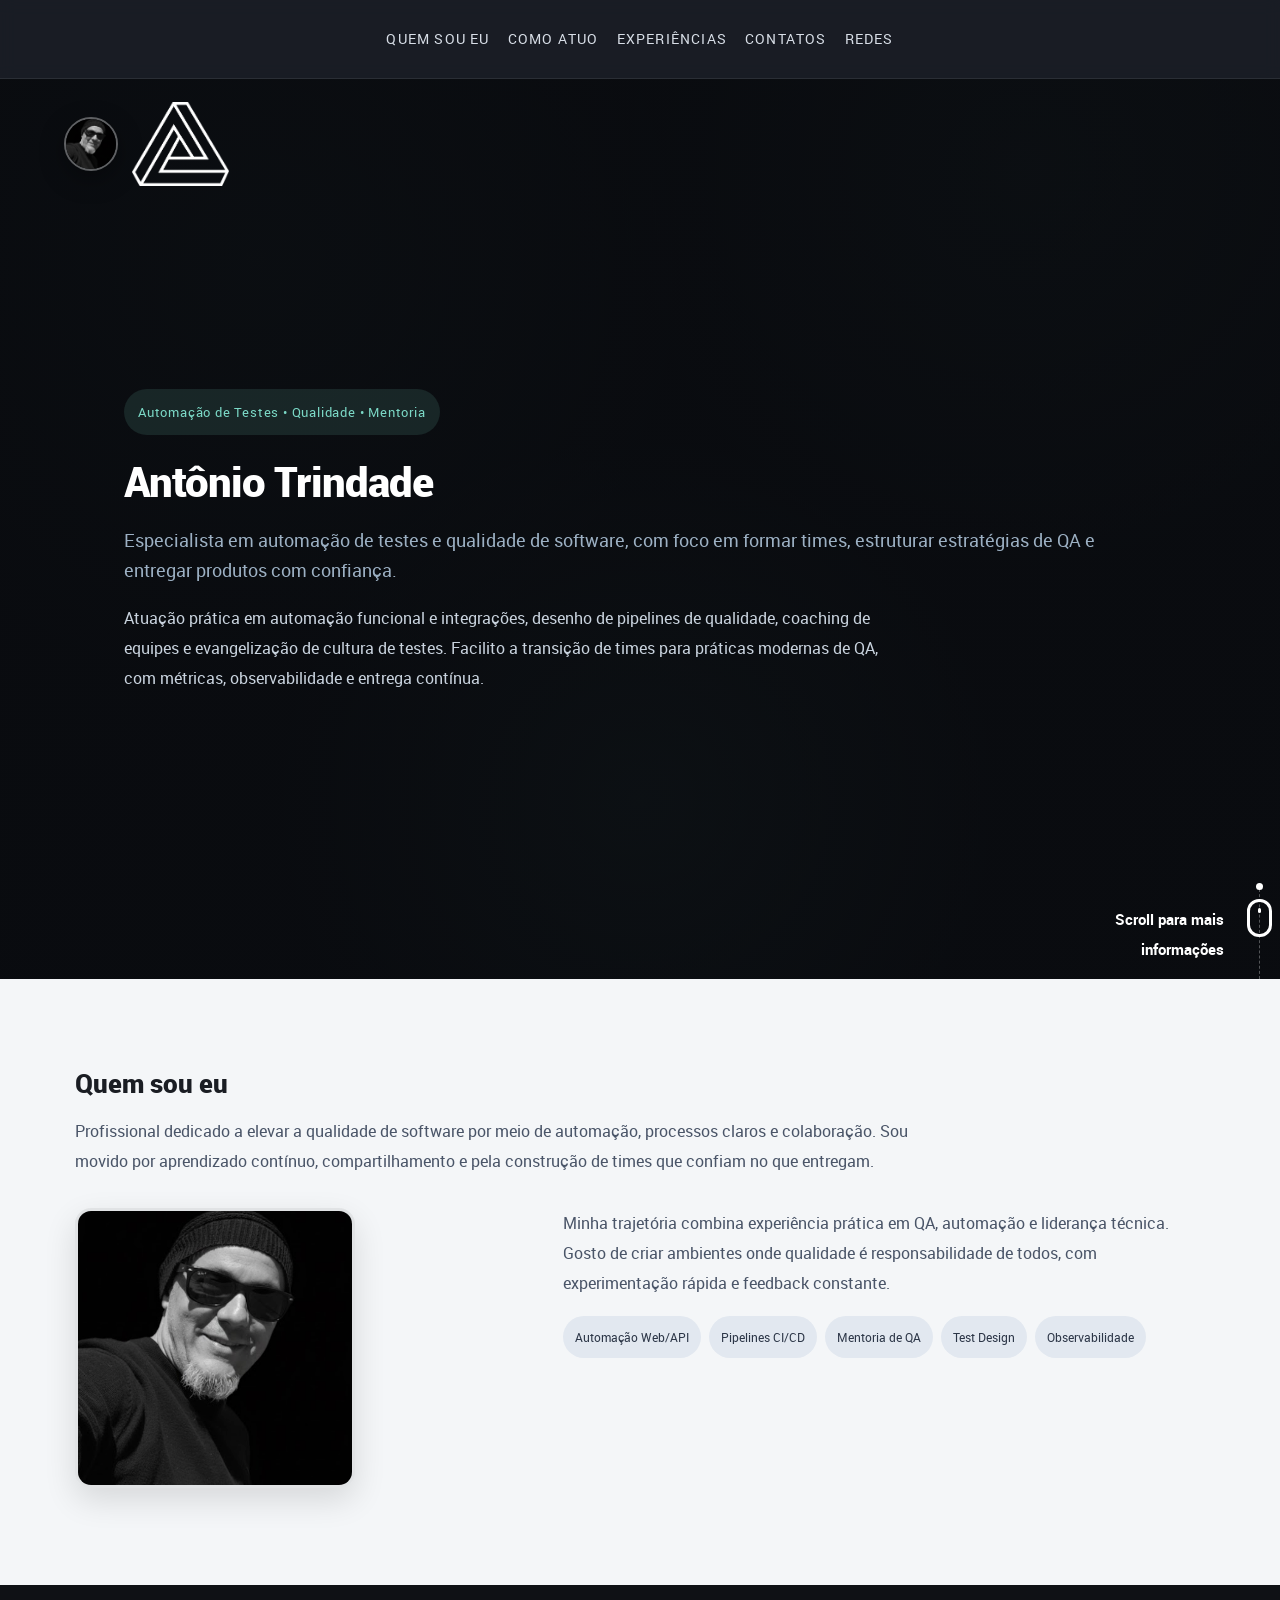
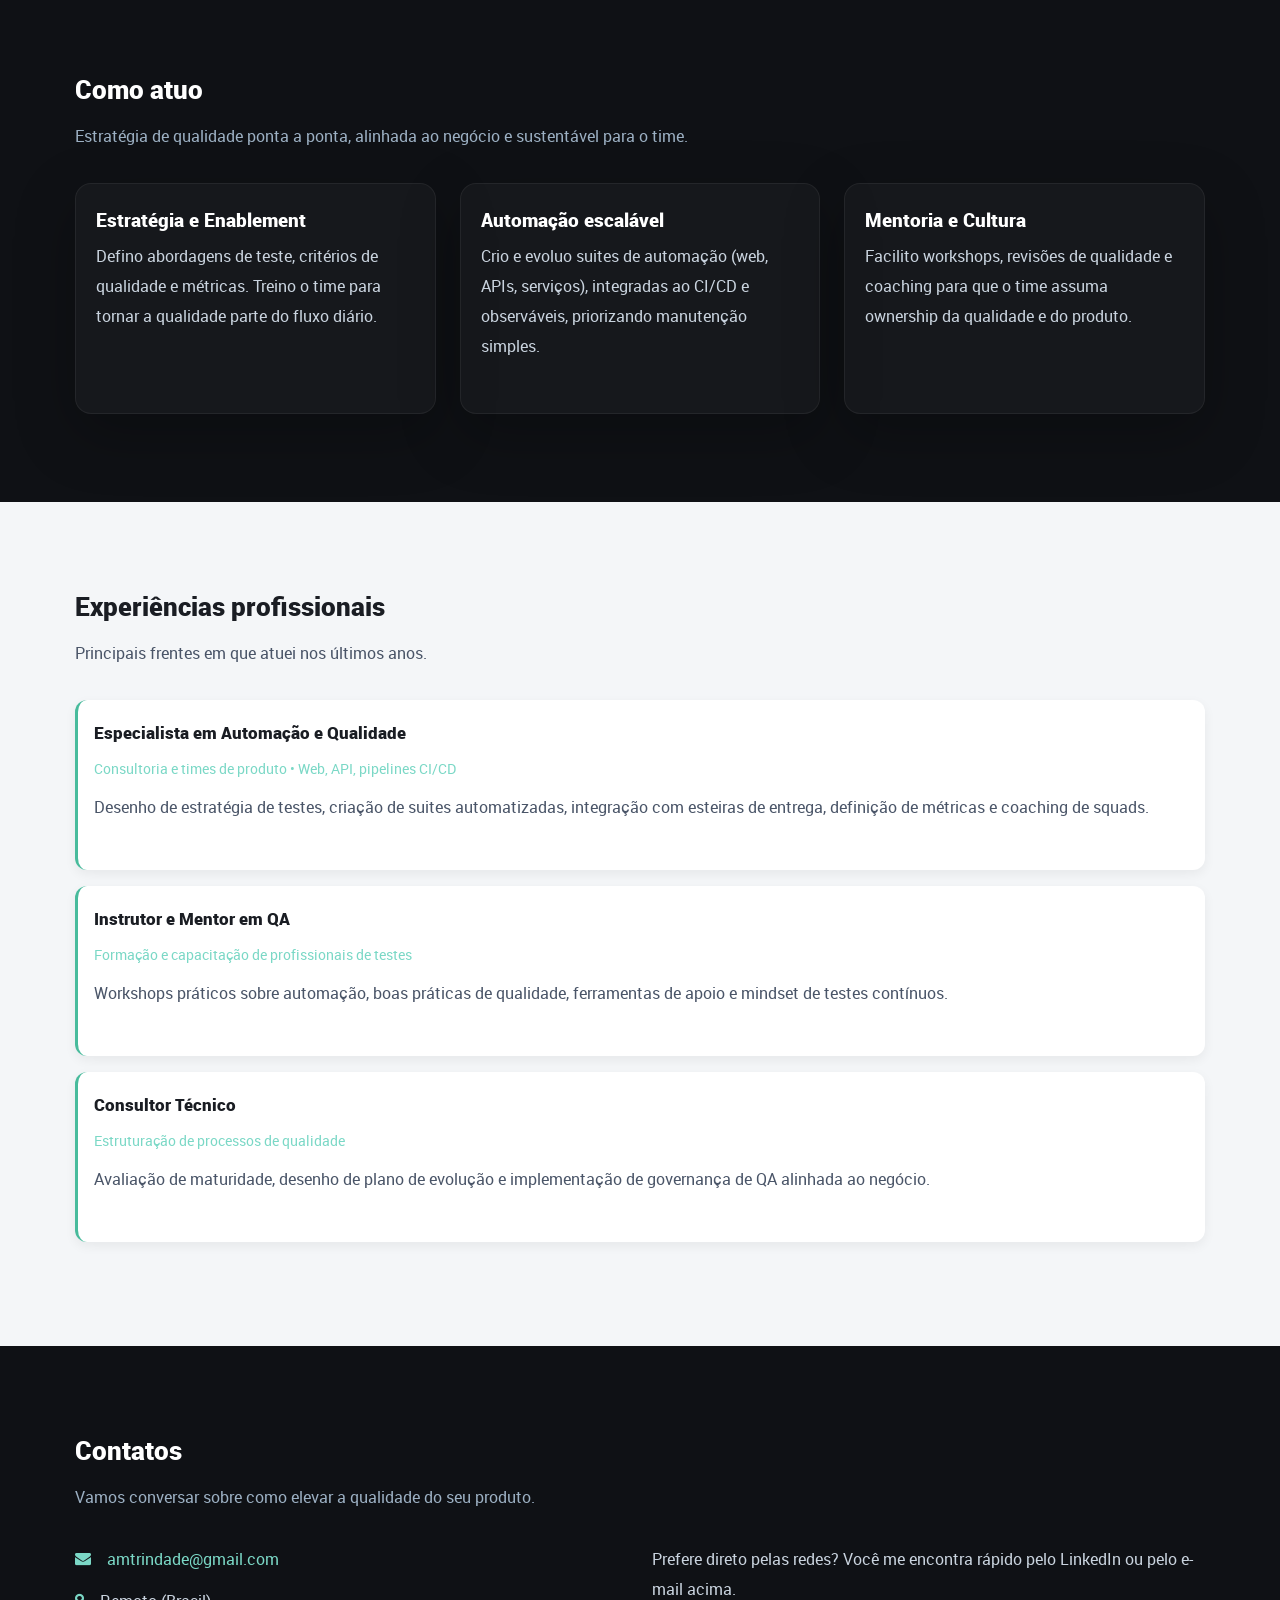
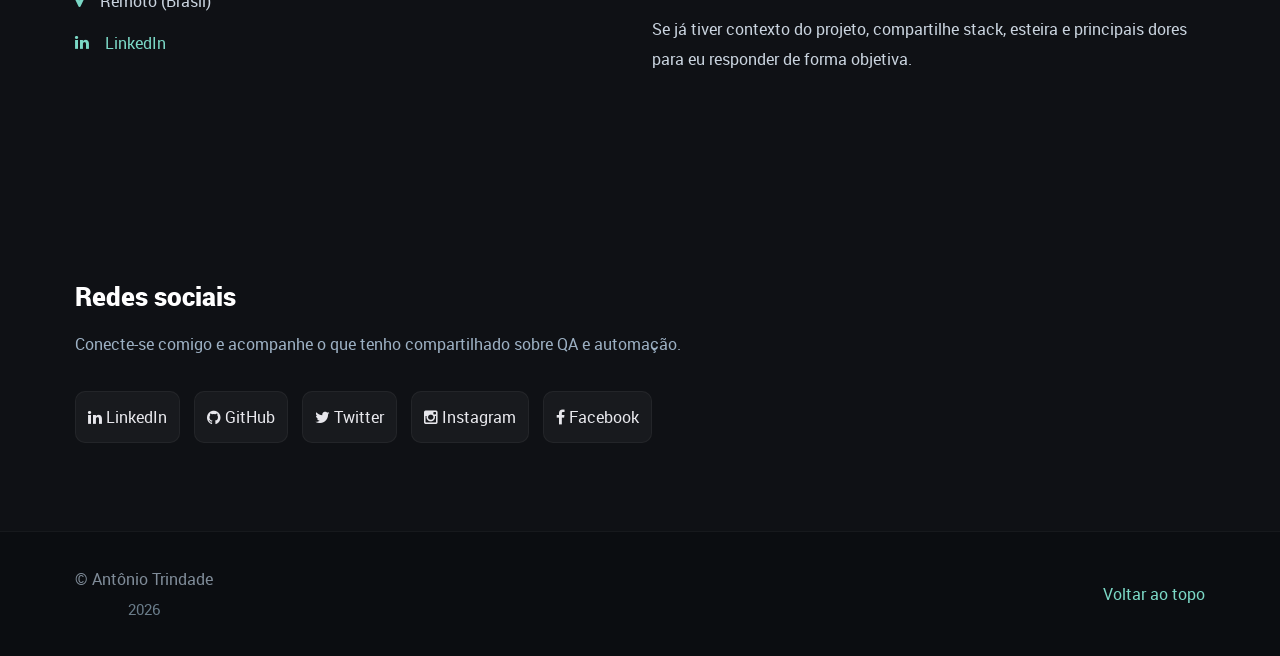
<file: index.html>
<!DOCTYPE html>
<!--[if IE 8 ]><html class="no-js oldie ie8" lang="en"> <![endif]-->
<!--[if IE 9 ]><html class="no-js oldie ie9" lang="en"> <![endif]-->
<!--[if (gte IE 9)|!(IE)]><!--><html class="no-js" lang="en"> <!--<![endif]-->
<head>

   <!--- basic page needs
   ================================================== -->
   <meta charset="utf-8">
	<title>Antônio Trindade | Perfil Profissional</title>
	<meta name="description" content="Perfil profissional de Antônio Trindade, especialista em automação de testes, qualidade de software e mentor de times ágeis.">  
	<meta name="author" content="Antônio Trindade">

   <!-- mobile specific metas
   ================================================== -->
	<meta name="viewport" content="width=device-width, initial-scale=1, maximum-scale=1">

 	<!-- CSS
   ================================================== -->
	<link rel="stylesheet" href="css/base.css">  
	<link rel="stylesheet" href="css/main.css">
	<link rel="stylesheet" href="css/vendor.css">
	<style>
		body { background:#0f1115; color:#e7e7ec; }
		a, a:visited { color:#7bd8c6; }
		a:hover, a:focus { color:#ffffff; }
      header { padding:24px 0; border-bottom:1px solid rgba(255,255,255,0.08); background:rgba(32,36,45,0.65); backdrop-filter:blur(8px); position:sticky; top:0; z-index:999; }
      .logo a { color:#f5f6fa; font-weight:700; letter-spacing:0.12rem; }
      .main-nav { display:flex; gap:18px; flex-wrap:wrap; align-items:center; justify-content:flex-end; }
      .main-nav a { font-size:1.4rem; text-transform:uppercase; letter-spacing:0.12rem; color:#d8dee7; }
      .main-nav a:hover { color:#ffffff; }
		#home { min-height:82vh; display:flex; align-items:center; position:relative; overflow:hidden; background:radial-gradient(circle at 20% 20%, rgba(123,216,198,0.08), transparent 35%), radial-gradient(circle at 80% 10%, rgba(123,216,198,0.06), transparent 32%), radial-gradient(circle at 50% 80%, rgba(123,216,198,0.09), transparent 38%), #0b0d11; }
		#home .hero-backdrop { background:linear-gradient(120deg, rgba(9,11,15,0.9), rgba(9,11,15,0.65)); position:absolute; top:0; left:0; width:100%; height:100%; pointer-events:none; z-index:0; }
		#home .hero { position:relative; z-index:1; }
      .hero { max-width:1080px; margin:0 auto; text-align:left; padding:96px 24px 72px; }
		.hero h1 { color:#ffffff; font-size:4.2rem; margin-bottom:1.6rem; }
		.hero .tagline { color:#9cb0c3; font-size:1.8rem; margin-bottom:1.6rem; }
      .badge { display:inline-flex; align-items:center; gap:10px; padding:8px 14px; border-radius:999px; background:rgba(123,216,198,0.12); color:#7bd8c6; font-size:1.3rem; letter-spacing:0.08rem; margin-bottom:18px; }
		section { padding:88px 0; position:relative; }
		.section-title { font-size:2.6rem; color:#ffffff; margin-bottom:1.6rem; }
		.section-lead { color:#9cb0c3; margin-bottom:3.2rem; max-width:880px; }
		.light-section { background:#f4f6f8; }
		.light-section .section-title { color:#1a1d23; }
		.light-section .section-lead { color:#4a5568; }
		.light-section .chip { background:#e2e8f0; color:#2d3748; }
		.light-section .media img { border:2px solid rgba(0,0,0,0.08); box-shadow:0 12px 32px rgba(0,0,0,0.12); }
		.light-section .experience-item { background:#ffffff; border-left:3px solid #48bb9c; box-shadow:0 4px 12px rgba(0,0,0,0.06); }
		.light-section .experience-item h4 { color:#1a1d23; }
		.light-section .experience-item p { color:#4a5568; }
		.light-section p { color:#4a5568; }
		.grid { display:grid; gap:24px; }
		.two-col { grid-template-columns:repeat(auto-fit, minmax(280px, 1fr)); align-items:start; }
		.three-col { grid-template-columns:repeat(auto-fit, minmax(240px, 1fr)); }
		.card { background:rgba(255,255,255,0.03); border:1px solid rgba(255,255,255,0.06); border-radius:16px; padding:22px 20px; box-shadow:0 20px 60px rgba(0,0,0,0.25); }
		.card h3 { color:#ffffff; margin-bottom:0.6rem; font-size:1.9rem; }
		.chip { display:inline-block; padding:6px 12px; border-radius:999px; background:rgba(255,255,255,0.07); color:#c9d3de; font-size:1.2rem; margin:4px 4px 0 0; }
		.experience-item { padding:18px 16px; border-left:3px solid #7bd8c6; background:rgba(255,255,255,0.02); border-radius:12px; margin-bottom:16px; }
		.experience-item h4 { color:#ffffff; margin:0 0 6px; }
		.experience-meta { color:#7bd8c6; font-size:1.35rem; margin-bottom:8px; }
		.media { display:flex; gap:24px; align-items:flex-start; flex-wrap:wrap; }
		.media img { width:220px; max-width:100%; border-radius:16px; border:2px solid rgba(255,255,255,0.08); box-shadow:0 16px 48px rgba(0,0,0,0.35); flex-shrink:0; }
		.profile-photo { width:280px; max-width:100%; aspect-ratio:1/1; object-fit:cover; border-radius:16px; box-shadow:0 12px 32px rgba(0,0,0,0.12); border:3px solid rgba(0,0,0,0.08); }
		@media (max-width:768px) { .profile-photo { width:220px; margin:0 auto; display:block; } }
		.contact-block { display:flex; gap:16px; align-items:center; margin-bottom:12px; color:#c9d3de; }
		.contact-block i { color:#7bd8c6; }
		footer { background:#0b0d11; border-top:1px solid rgba(255,255,255,0.05); padding:32px 0; color:#7f8b98; }
		.social-inline { display:flex; gap:14px; flex-wrap:wrap; }
		.social-inline a { color:#e7e7ec; padding:10px 12px; border-radius:10px; background:rgba(255,255,255,0.04); border:1px solid rgba(255,255,255,0.05); }
		.social-inline a:hover { background:rgba(123,216,198,0.15); color:#0b0d11; }
		@media (max-width:768px) { .hero h1 { font-size:3.2rem; } header { position:sticky; } }
	</style>

   <!-- script
   ================================================== -->
	<script src="js/modernizr.js"></script>

   <!-- favicons
	================================================== -->
	<link rel="icon" type="image/png" href="favicon.png">

</head>

<body id="top">

	<!-- header 
   ================================================== -->
   <header>

   	<div class="row" style="align-items:center; display:flex; justify-content:space-between; gap:18px;">
	   	<div class="logo" style="display:flex; align-items:center; gap:14px;">
	         <img src="images/antonio-trindade.jpg" alt="Antônio Trindade" style="width:54px; height:54px; object-fit:cover; border-radius:50%; border:2px solid rgba(255,255,255,0.35); box-shadow:0 8px 24px rgba(0,0,0,0.35);">
	         <a href="#top">Antônio Trindade</a>
	      </div>
	      <nav class="main-nav">
	         <a class="smoothscroll" href="#quem-sou">Quem sou eu</a>
	         <a class="smoothscroll" href="#como-atuo">Como atuo</a>
	         <a class="smoothscroll" href="#experiencias">Experiências</a>
	         <a class="smoothscroll" href="#contatos">Contatos</a>
	         <a class="smoothscroll" href="#redes">Redes</a>
	      </nav>
   	</div> 

   </header> <!-- /header -->   

   <!-- home / hero -->
   <section id="home">
      <div class="hero-backdrop"></div>
      <div class="hero">
         <div class="badge">Automação de Testes • Qualidade • Mentoria</div>
         <h1>Antônio Trindade</h1>
         <p class="tagline">Especialista em automação de testes e qualidade de software, com foco em formar times, estruturar estratégias de QA e entregar produtos com confiança.</p>
         <p style="margin:18px 0 0; color:#c9d3de; max-width:780px;">Atuação prática em automação funcional e integrações, desenho de pipelines de qualidade, coaching de equipes e evangelização de cultura de testes. Facilito a transição de times para práticas modernas de QA, com métricas, observabilidade e entrega contínua.</p>
      </div>
	  <div class="scroll-icon">

					   <p class="scroll-text">Scroll para mais informações</p>
					   <a href="#styles" class="smoothscroll">
					   	<div class="mouse"></div>
					   </a>
				   	<div class="end-top"></div>

		</div> <!-- /scroll-icon -->
   </section>

   <!-- Quem sou eu -->
   <section id="quem-sou" class="light-section">
      <div class="row">
         <div class="col-twelve">
            <h2 class="section-title">Quem sou eu</h2>
            <p class="section-lead">Profissional dedicado a elevar a qualidade de software por meio de automação, processos claros e colaboração. Sou movido por aprendizado contínuo, compartilhamento e pela construção de times que confiam no que entregam.</p>
         </div>
      </div>
      <div class="row">
         <div class="col-five tab-full">
            <img src="images/antonio-trindade.jpg" alt="Foto de Antônio Trindade" class="profile-photo" />
         </div>
         <div class="col-seven tab-full">
            <p style="margin-bottom:14px;">Minha trajetória combina experiência prática em QA, automação e liderança técnica. Gosto de criar ambientes onde qualidade é responsabilidade de todos, com experimentação rápida e feedback constante.</p>
            <div>
               <span class="chip">Automação Web/API</span>
               <span class="chip">Pipelines CI/CD</span>
               <span class="chip">Mentoria de QA</span>
               <span class="chip">Test Design</span>
               <span class="chip">Observabilidade</span>
            </div>
         </div>
      </div>
   </section>

   <!-- Como atuo -->
   <section id="como-atuo">
      <div class="row">
         <div class="col-twelve">
            <h2 class="section-title">Como atuo</h2>
            <p class="section-lead">Estratégia de qualidade ponta a ponta, alinhada ao negócio e sustentável para o time.</p>
            <div class="grid three-col">
               <div class="card">
                  <h3>Estratégia e Enablement</h3>
                  <p style="color:#c9d3de;">Defino abordagens de teste, critérios de qualidade e métricas. Treino o time para tornar a qualidade parte do fluxo diário.</p>
               </div>
               <div class="card">
                  <h3>Automação escalável</h3>
                  <p style="color:#c9d3de;">Crio e evoluo suites de automação (web, APIs, serviços), integradas ao CI/CD e observáveis, priorizando manutenção simples.</p>
               </div>
               <div class="card">
                  <h3>Mentoria e Cultura</h3>
                  <p style="color:#c9d3de;">Facilito workshops, revisões de qualidade e coaching para que o time assuma ownership da qualidade e do produto.</p>
               </div>
            </div>
         </div>
      </div>
   </section>

   <!-- Experiências profissionais -->
   <section id="experiencias" class="light-section">
      <div class="row">
         <div class="col-twelve">
            <h2 class="section-title">Experiências profissionais</h2>
            <p class="section-lead">Principais frentes em que atuei nos últimos anos.</p>
            <div class="experience-item">
               <h4>Especialista em Automação e Qualidade</h4>
               <div class="experience-meta">Consultoria e times de produto • Web, API, pipelines CI/CD</div>
               <p>Desenho de estratégia de testes, criação de suites automatizadas, integração com esteiras de entrega, definição de métricas e coaching de squads.</p>
            </div>
            <div class="experience-item">
               <h4>Instrutor e Mentor em QA</h4>
               <div class="experience-meta">Formação e capacitação de profissionais de testes</div>
               <p>Workshops práticos sobre automação, boas práticas de qualidade, ferramentas de apoio e mindset de testes contínuos.</p>
            </div>
            <div class="experience-item">
               <h4>Consultor Técnico</h4>
               <div class="experience-meta">Estruturação de processos de qualidade</div>
               <p>Avaliação de maturidade, desenho de plano de evolução e implementação de governança de QA alinhada ao negócio.</p>
            </div>
         </div>
      </div>
   </section>

   <!-- Contatos -->
   <section id="contatos">
      <div class="row">
         <div class="col-twelve">
            <h2 class="section-title">Contatos</h2>
            <p class="section-lead">Vamos conversar sobre como elevar a qualidade do seu produto.</p>
            <div class="grid two-col">
               <div>
                  <div class="contact-block"><i class="fa fa-envelope"></i><span><a href="mailto:amtrindade@gmail.com">amtrindade@gmail.com</a></span></div>
                  <div class="contact-block"><i class="fa fa-map-marker"></i><span>Remoto (Brasil)</span></div>
                  <div class="contact-block"><i class="fa fa-linkedin"></i><span><a href="https://www.linkedin.com/in/antoniomoraestrindade" target="_blank" rel="noopener">LinkedIn</a></span></div>
               </div>
               <div>
                  <p style="color:#c9d3de; margin-bottom:10px;">Prefere direto pelas redes? Você me encontra rápido pelo LinkedIn ou pelo e-mail acima.</p>
                  <p style="color:#c9d3de;">Se já tiver contexto do projeto, compartilhe stack, esteira e principais dores para eu responder de forma objetiva.</p>
               </div>
            </div>
         </div>
      </div>
   </section>

   <!-- Redes sociais -->
   <section id="redes">
      <div class="row">
         <div class="col-twelve">
            <h2 class="section-title">Redes sociais</h2>
            <p class="section-lead">Conecte-se comigo e acompanhe o que tenho compartilhado sobre QA e automação.</p>
            <div class="social-inline">
               <a href="https://www.linkedin.com/in/antoniomoraestrindade" target="_blank" rel="noopener"><i class="fa fa-linkedin"></i> LinkedIn</a>
               <a href="https://github.com/amtrindade" target="_blank" rel="noopener"><i class="fa fa-github"></i> GitHub</a>
               <a href="https://twitter.com/acmtrindade" target="_blank" rel="noopener"><i class="fa fa-twitter"></i> Twitter</a>
               <a href="https://www.instagram.com/amtrindade" target="_blank" rel="noopener"><i class="fa fa-instagram"></i> Instagram</a>
               <a href="https://www.facebook.com/antonio.moraestrindade" target="_blank" rel="noopener"><i class="fa fa-facebook"></i> Facebook</a>
            </div>
         </div>
      </div>
   </section>

   <footer>
      <div class="row">
         <div class="col-twelve" style="display:flex; justify-content:space-between; align-items:center; flex-wrap:wrap; gap:12px;">
            <div>
               <div>© Antônio Trindade</div>
               <div style="font-size:1.50rem; color:#6a7c8a;">2026</div>
            </div>
            <a class="smoothscroll" href="#top">Voltar ao topo</a>
         </div>
      </div>
   </footer>

   <div id="preloader"> 
   	<div id="loader"></div>
   </div> 

   <!-- Java Script
   ================================================== --> 
   <script src="js/jquery-2.1.3.min.js"></script>
   <script src="js/plugins.js"></script>
   <script src="js/main.js"></script>

</body>

</html>
</file>
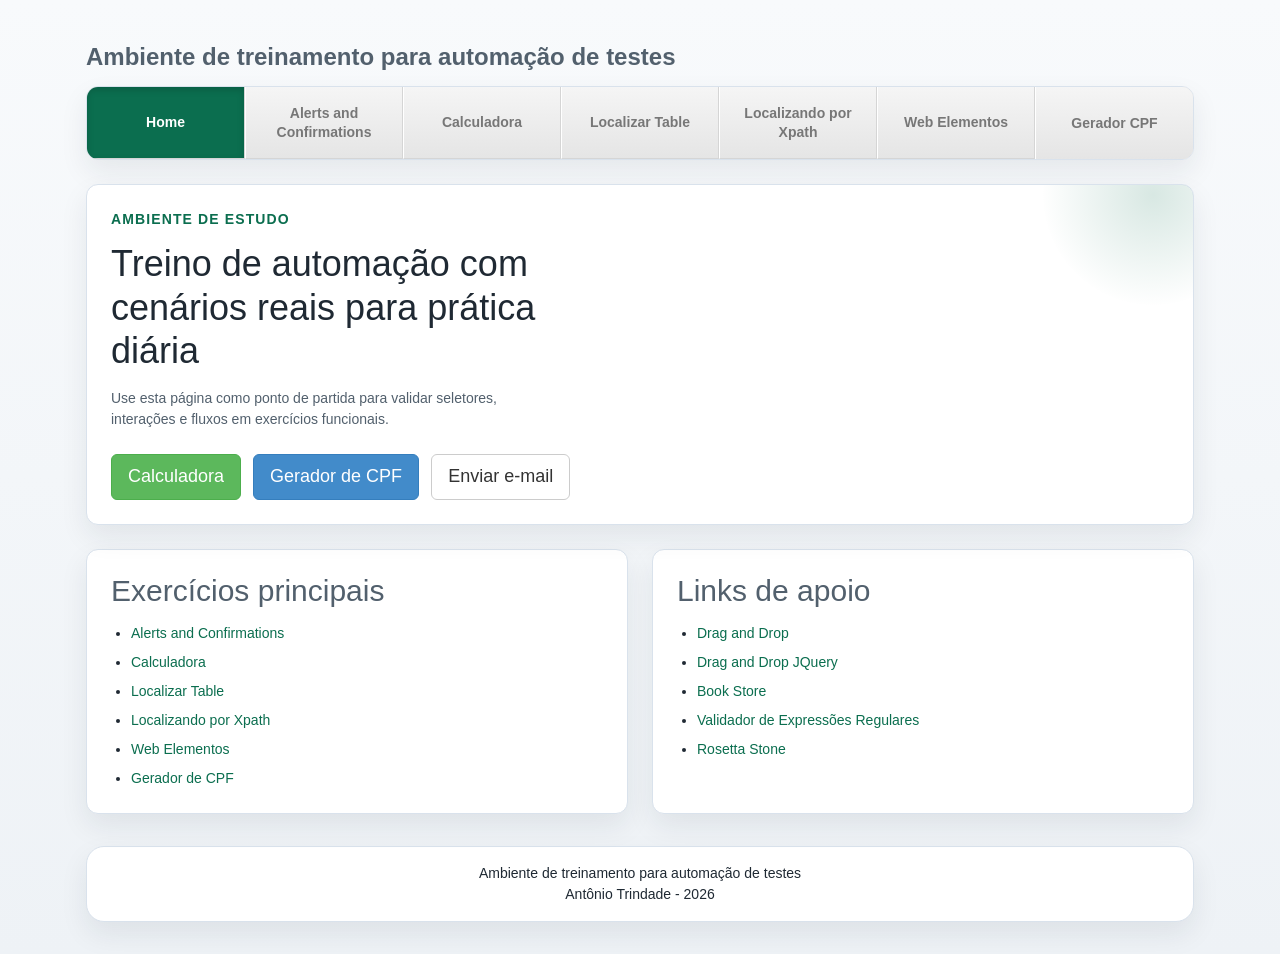
<file: treinoautomacao/index.html>
﻿<!DOCTYPE html>
<html lang="pt-BR">
	<head>
	<meta http-equiv="Content-Type" content="text/html; charset=UTF-8">
    <!--  <meta charset="utf-8"> -->  
    <meta name="viewport" content="width=device-width, initial-scale=1.0">
    <meta name="description" content="Amtrindade - Treinamento em automação de testes">
    <meta name="author" content="Antonio Trindade - http://about.me/amtrindade">
    <!--<link rel="shortcut icon" href="../../docs-assets/ico/favicon.png">-->

    <title>Treino Automação de Testes</title>

    <!-- Bootstrap core CSS -->
    <link href="css/bootstrap.css" rel="stylesheet">

    <!-- Custom styles for this template -->
    <link href="css/justified-nav.css" rel="stylesheet">
    <link href="css/base.css" rel="stylesheet">
    <link href="css/layout.css" rel="stylesheet">
    <link href="css/components.css" rel="stylesheet">

    <!-- favicons
  ================================================== -->
    <link rel="icon" type="image/png" href="favicon.png">

    <!-- Just for debugging purposes. Don't actually copy this line! -->
    <!--[if lt IE 9]><script src="../../docs-assets/js/ie8-responsive-file-warning.js"></script><![endif]-->

    <!-- HTML5 shim and Respond.js IE8 support of HTML5 elements and media queries -->
    <!--[if lt IE 9]>
      <script src="https://oss.maxcdn.com/libs/html5shiv/3.7.0/html5shiv.js"></script>
      <script src="https://oss.maxcdn.com/libs/respond.js/1.3.0/respond.min.js"></script>
    <![endif]-->
  </head>

  <body>
    <div class="container home-shell">
      <div data-menu-slot data-active-page="index"></div>

      <main class="home-main" role="main">
        <section class="home-hero panel-soft" aria-labelledby="home-title">
          <p class="home-kicker">Ambiente de estudo</p>
          <h1 class="home-title" id="home-title">Treino de automação com cenários reais para prática diária</h1>
          <p class="home-subtitle">Use esta página como ponto de partida para validar seletores, interações e fluxos em exercícios funcionais.</p>
          <div class="actions-row">
            <a class="btn btn-success btn-lg" href="desafiosoma.html" role="button">Calculadora</a>
            <a class="btn btn-primary btn-lg" href="geradorcpf.html" role="button">Gerador de CPF</a>
            <a class="btn btn-default btn-lg" href="mailto:amtrindade@gmail.com" role="button">Enviar e-mail</a>
          </div>
        </section>

        <section class="home-grid" aria-label="Navegação rápida">
          <article class="panel-soft">
            <h2 class="section-title">Exercícios principais</h2>
            <ul class="home-list">
              <li><a href="alertsconfirmation.html">Alerts and Confirmations</a></li>
              <li><a href="desafiosoma.html">Calculadora</a></li>
              <li><a href="localizandovalorestable.html">Localizar Table</a></li>
              <li><a href="utilizandoxpath.html">Localizando por Xpath</a></li>
              <li><a href="elementsweb.html">Web Elementos</a></li>
              <li><a href="geradorcpf.html">Gerador de CPF</a></li>
            </ul>
          </article>

          <article class="panel-soft">
            <h2 class="section-title">Links de apoio</h2>
            <ul class="home-list">
              <li><a href="http://www.sahi.co.in/demo/dragDropMooTools.htm" target="_blank" rel="noopener noreferrer">Drag and Drop</a></li>
              <li><a href="http://jqueryui.com/resources/demos/droppable/default.html" target="_blank" rel="noopener noreferrer">Drag and Drop JQuery</a></li>
              <li><a href="http://www.sahi.co.in/demo/training/login.htm" target="_blank" rel="noopener noreferrer">Book Store</a></li>
              <li><a href="https://tools.lymas.com.br/regexp_br.php" target="_blank" rel="noopener noreferrer">Validador de Expressões Regulares</a></li>
              <li><a href="https://www.cheat-sheets.org/saved-copy/Locators_table_1_0_2.pdf" target="_blank" rel="noopener noreferrer">Rosetta Stone</a></li>
            </ul>
          </article>
        </section>
      </main>

      <footer class="footer" role="contentinfo">
        <p>Ambiente de treinamento para automação de testes<br>Antônio Trindade - 2026</p>
      </footer>
    </div>
    <script src="js/core/menu-loader.js" defer></script>
  </body>
</html>
</file>
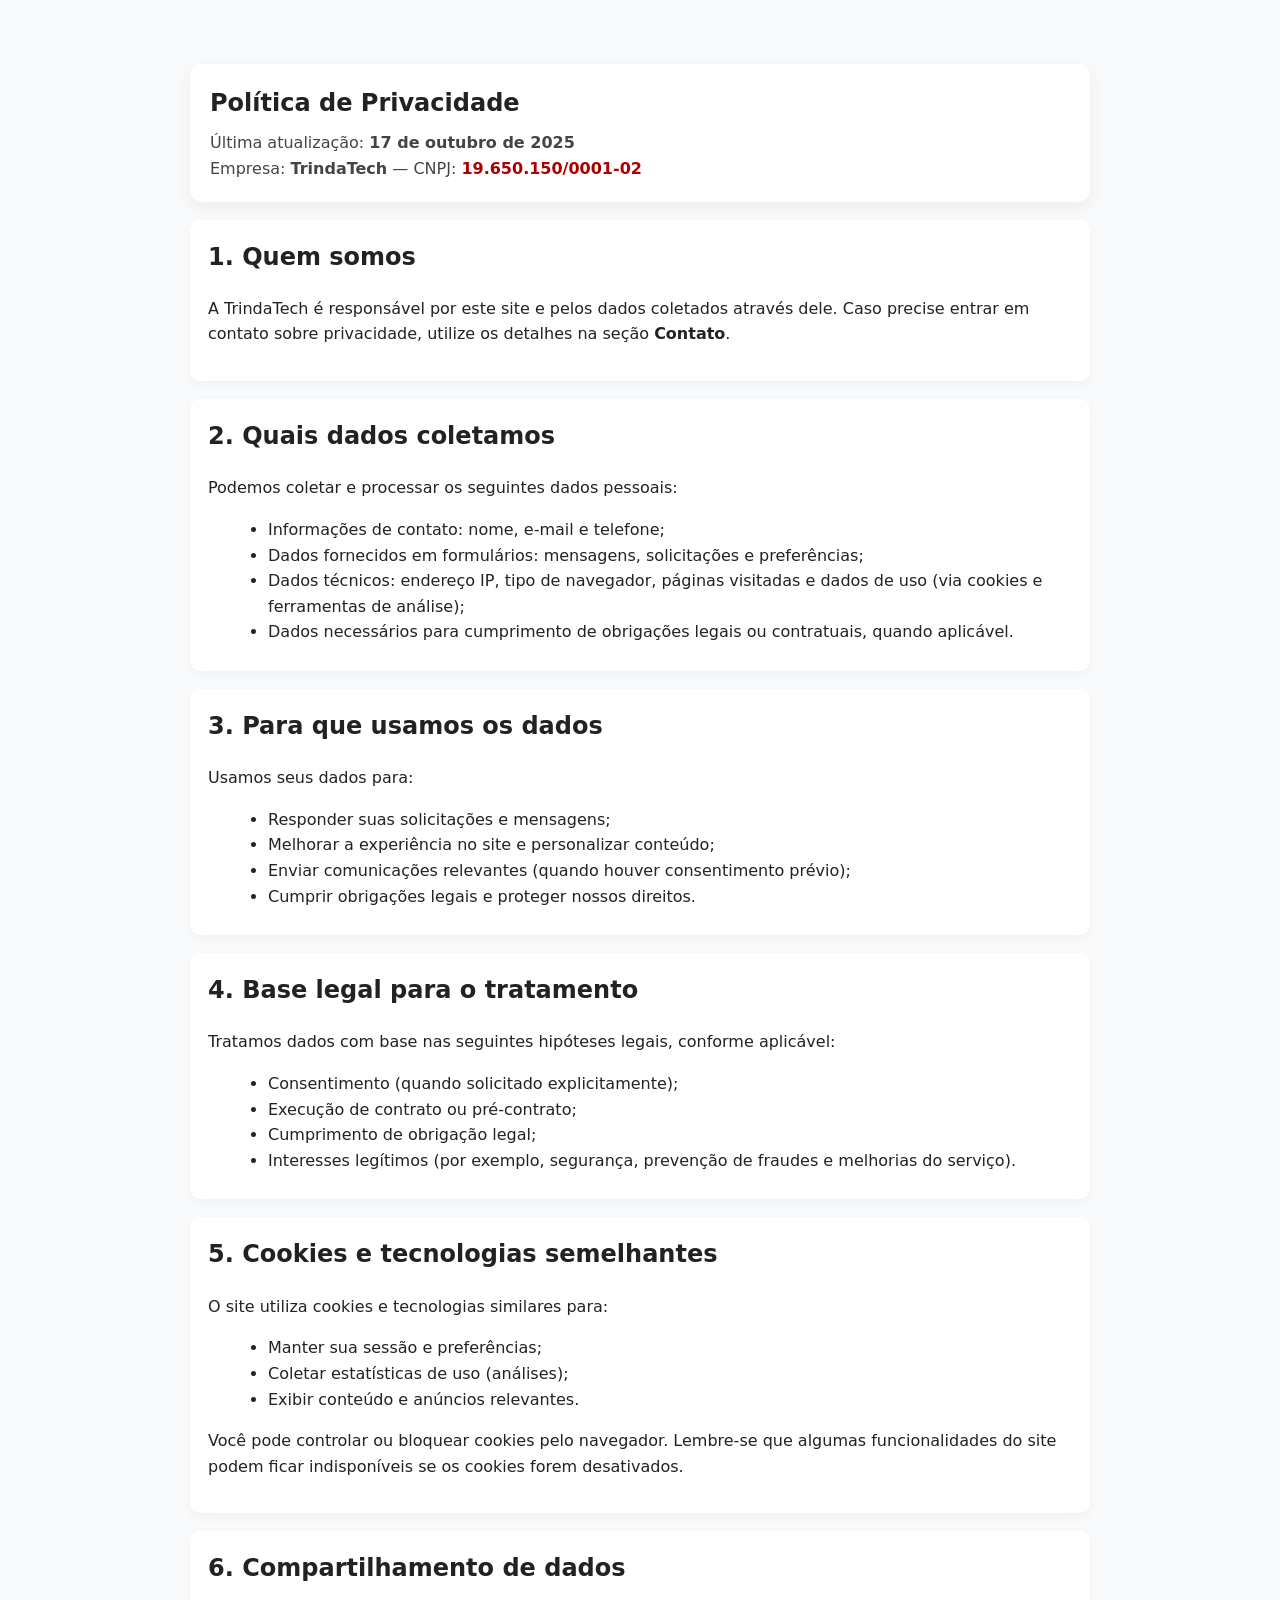
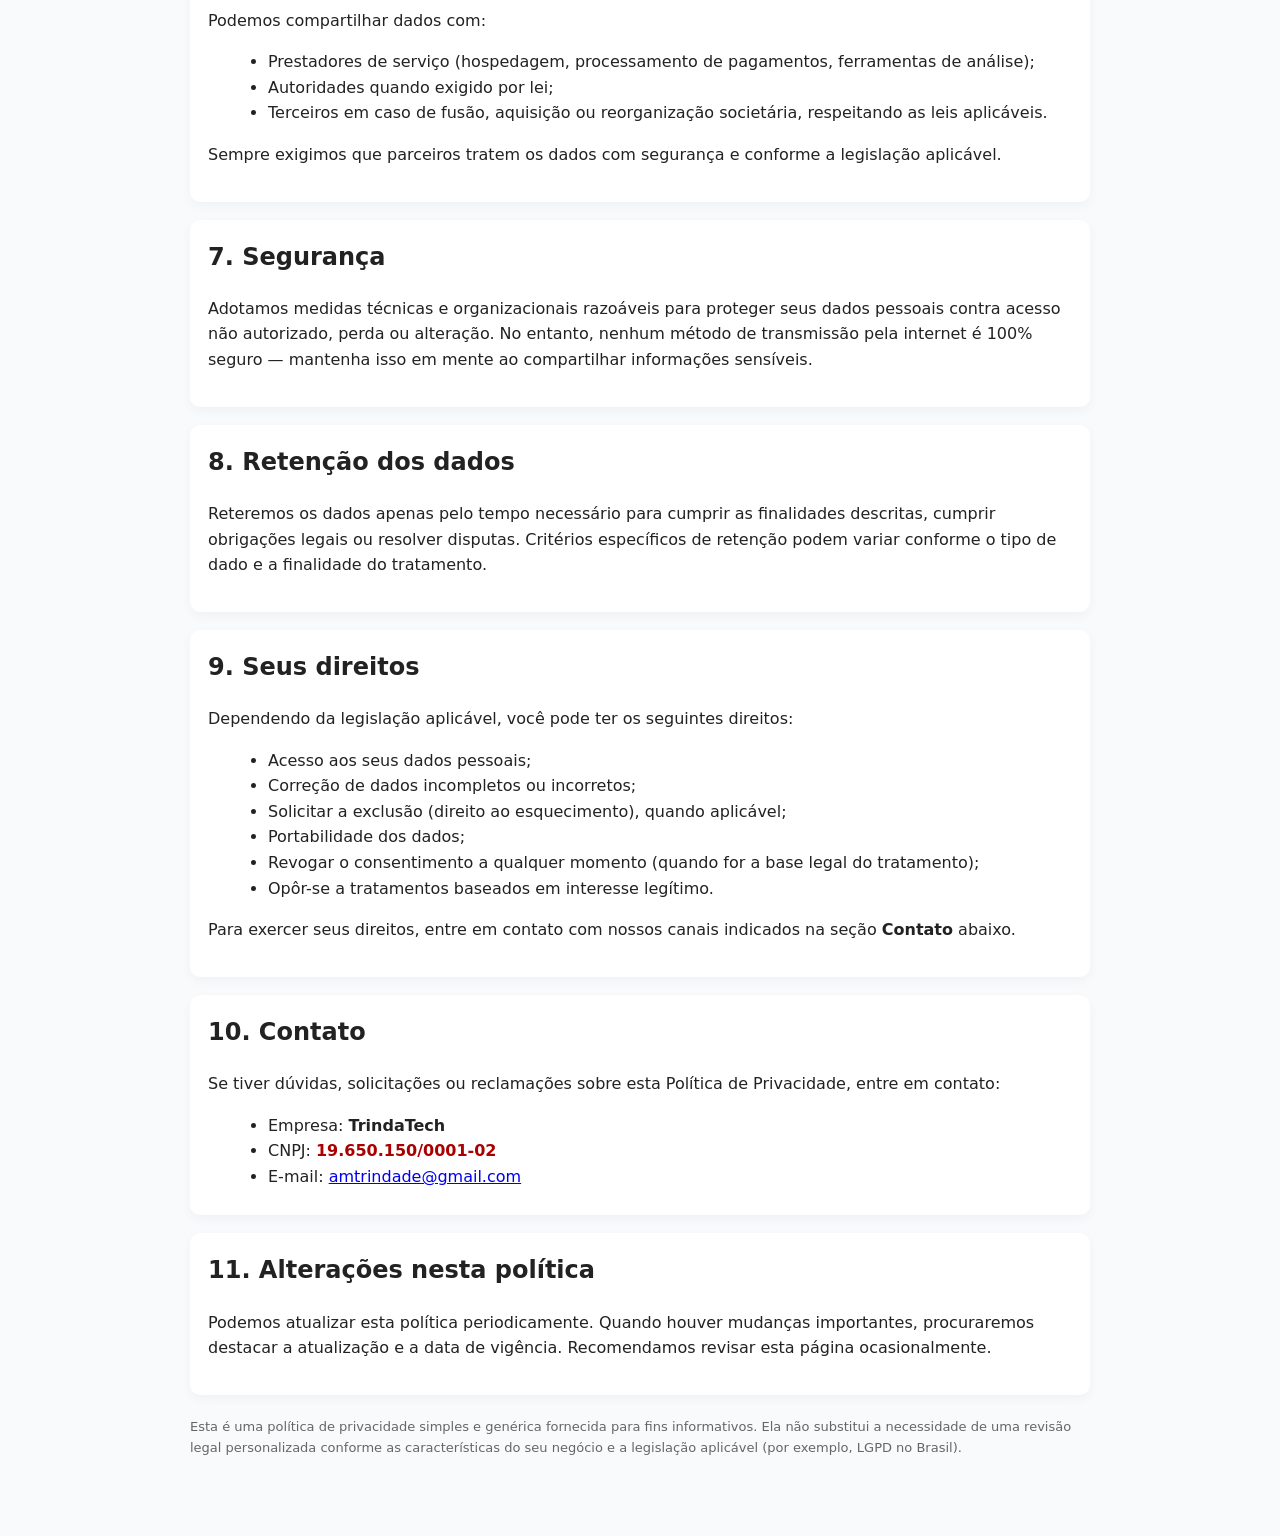
<file: politicas-privacidade.html>
<!doctype html>
<html lang="pt-BR">
<head>
  <meta charset="utf-8" />
  <meta name="viewport" content="width=device-width, initial-scale=1" />
  <title>Política de Privacidade — TrindaTech</title>
  <style>
    :root{font-family:Inter, system-ui, -apple-system, "Segoe UI", Roboto, "Helvetica Neue", Arial; color:#222}
    body{max-width:900px;margin:40px auto;padding:24px;line-height:1.6;background:#f8fafc}
    header{background:#fff;padding:20px;border-radius:12px;box-shadow:0 6px 18px rgba(15,23,42,0.06)}
    h1{margin:0 0 8px;font-size:24px}
    p.lead{margin:0;color:#444}
    section.card{background:#fff;padding:18px;border-radius:10px;margin-top:18px;box-shadow:0 4px 12px rgba(15,23,42,0.04)}
    h2{margin-top:0}
    code{background:#eef2ff;padding:2px 6px;border-radius:6px}
    footer{margin-top:22px;font-size:13px;color:#666}
    .placeholder{color:#a00;font-weight:600}
    ul{margin:8px 0 8px 20px}
  </style>
</head>
<body>
  <header>
    <h1>Política de Privacidade</h1>
    <p class="lead">Última atualização: <strong>17 de outubro de 2025</strong></p>
    <p class="lead">Empresa: <strong>TrindaTech</strong> — CNPJ: <span class="placeholder">19.650.150/0001-02</span></p>
  </header>

  <section class="card">
    <h2>1. Quem somos</h2>
    <p>A TrindaTech é responsável por este site e pelos dados coletados através dele. Caso precise entrar em contato sobre privacidade, utilize os detalhes na seção <strong>Contato</strong>.</p>
  </section>

  <section class="card">
    <h2>2. Quais dados coletamos</h2>
    <p>Podemos coletar e processar os seguintes dados pessoais:</p>
    <ul>
      <li>Informações de contato: nome, e-mail e telefone;</li>
      <li>Dados fornecidos em formulários: mensagens, solicitações e preferências;</li>
      <li>Dados técnicos: endereço IP, tipo de navegador, páginas visitadas e dados de uso (via cookies e ferramentas de análise);</li>
      <li>Dados necessários para cumprimento de obrigações legais ou contratuais, quando aplicável.</li>
    </ul>
  </section>

  <section class="card">
    <h2>3. Para que usamos os dados</h2>
    <p>Usamos seus dados para:</p>
    <ul>
      <li>Responder suas solicitações e mensagens;</li>
      <li>Melhorar a experiência no site e personalizar conteúdo;</li>
      <li>Enviar comunicações relevantes (quando houver consentimento prévio);</li>
      <li>Cumprir obrigações legais e proteger nossos direitos.</li>
    </ul>
  </section>

  <section class="card">
    <h2>4. Base legal para o tratamento</h2>
    <p>Tratamos dados com base nas seguintes hipóteses legais, conforme aplicável:</p>
    <ul>
      <li>Consentimento (quando solicitado explicitamente);</li>
      <li>Execução de contrato ou pré-contrato;</li>
      <li>Cumprimento de obrigação legal;</li>
      <li>Interesses legítimos (por exemplo, segurança, prevenção de fraudes e melhorias do serviço).</li>
    </ul>
  </section>

  <section class="card">
    <h2>5. Cookies e tecnologias semelhantes</h2>
    <p>O site utiliza cookies e tecnologias similares para:</p>
    <ul>
      <li>Manter sua sessão e preferências;</li>
      <li>Coletar estatísticas de uso (análises);</li>
      <li>Exibir conteúdo e anúncios relevantes.</li>
    </ul>
    <p>Você pode controlar ou bloquear cookies pelo navegador. Lembre-se que algumas funcionalidades do site podem ficar indisponíveis se os cookies forem desativados.</p>
  </section>

  <section class="card">
    <h2>6. Compartilhamento de dados</h2>
    <p>Podemos compartilhar dados com:</p>
    <ul>
      <li>Prestadores de serviço (hospedagem, processamento de pagamentos, ferramentas de análise);</li>
      <li>Autoridades quando exigido por lei;</li>
      <li>Terceiros em caso de fusão, aquisição ou reorganização societária, respeitando as leis aplicáveis.</li>
    </ul>
    <p>Sempre exigimos que parceiros tratem os dados com segurança e conforme a legislação aplicável.</p>
  </section>

  <section class="card">
    <h2>7. Segurança</h2>
    <p>Adotamos medidas técnicas e organizacionais razoáveis para proteger seus dados pessoais contra acesso não autorizado, perda ou alteração. No entanto, nenhum método de transmissão pela internet é 100% seguro — mantenha isso em mente ao compartilhar informações sensíveis.</p>
  </section>

  <section class="card">
    <h2>8. Retenção dos dados</h2>
    <p>Reteremos os dados apenas pelo tempo necessário para cumprir as finalidades descritas, cumprir obrigações legais ou resolver disputas. Critérios específicos de retenção podem variar conforme o tipo de dado e a finalidade do tratamento.</p>
  </section>

  <section class="card">
    <h2>9. Seus direitos</h2>
    <p>Dependendo da legislação aplicável, você pode ter os seguintes direitos:</p>
    <ul>
      <li>Acesso aos seus dados pessoais;</li>
      <li>Correção de dados incompletos ou incorretos;</li>
      <li>Solicitar a exclusão (direito ao esquecimento), quando aplicável;</li>
      <li>Portabilidade dos dados;</li>
      <li>Revogar o consentimento a qualquer momento (quando for a base legal do tratamento);</li>
      <li>Opôr-se a tratamentos baseados em interesse legítimo.</li>
    </ul>
    <p>Para exercer seus direitos, entre em contato com nossos canais indicados na seção <strong>Contato</strong> abaixo.</p>
  </section>

  <section class="card">
    <h2>10. Contato</h2>
    <p>Se tiver dúvidas, solicitações ou reclamações sobre esta Política de Privacidade, entre em contato:</p>
    <ul>
      <li>Empresa: <strong>TrindaTech</strong></li>
      <li>CNPJ: <span class="placeholder">19.650.150/0001-02</span></li>
      <li>E-mail: <a href="mailto:amtrindade@gmail.com">amtrindade@gmail.com</a></li>
    </ul>
  </section>

  <section class="card">
    <h2>11. Alterações nesta política</h2>
    <p>Podemos atualizar esta política periodicamente. Quando houver mudanças importantes, procuraremos destacar a atualização e a data de vigência. Recomendamos revisar esta página ocasionalmente.</p>
  </section>

  <footer>
    <p>Esta é uma política de privacidade simples e genérica fornecida para fins informativos. Ela não substitui a necessidade de uma revisão legal personalizada conforme as características do seu negócio e a legislação aplicável (por exemplo, LGPD no Brasil).</p>
  </footer>
</body>
</html>
</file>
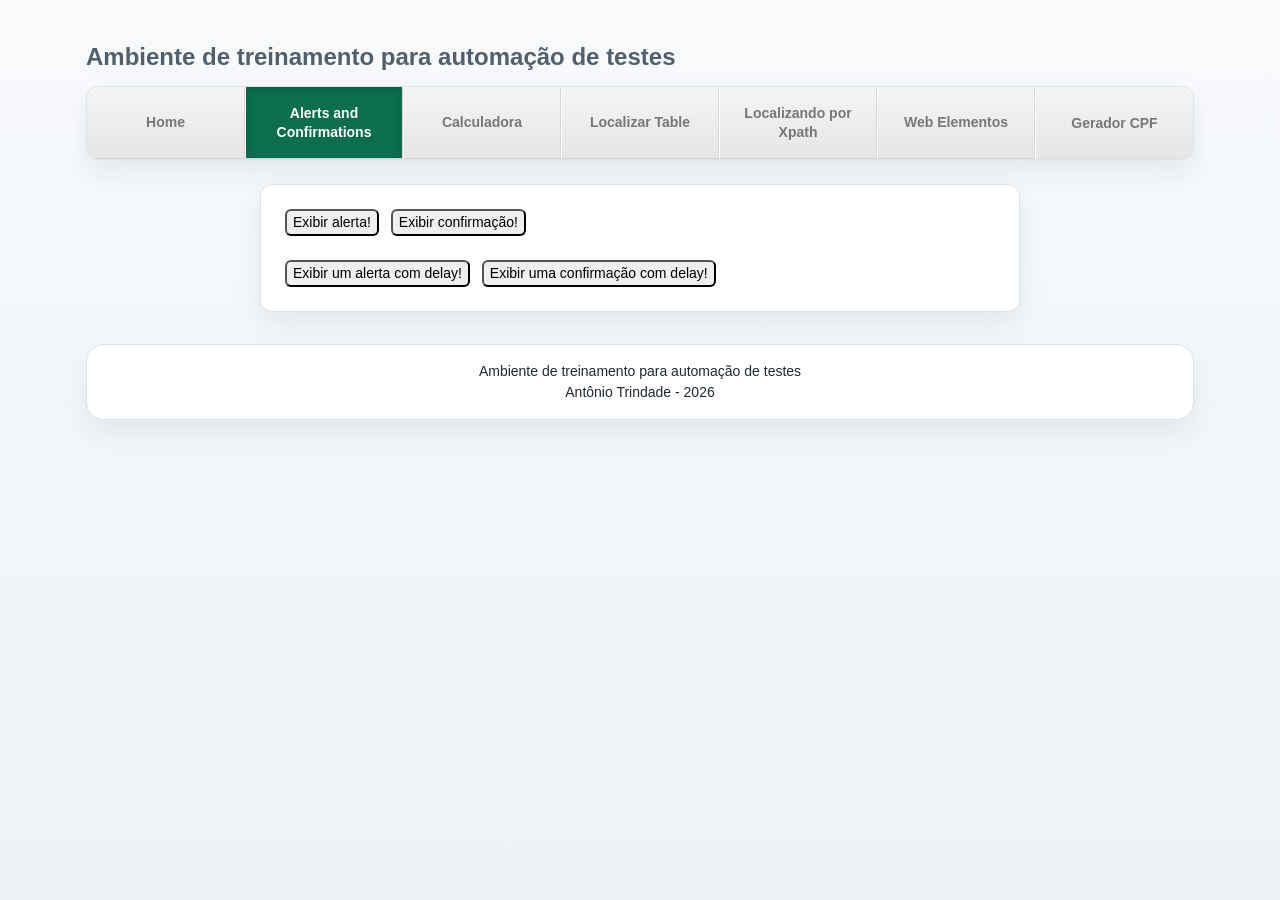
<file: treinoautomacao/alertsconfirmation.html>
﻿<!DOCTYPE html PUBLIC "-//W3C//DTD XHTML 1.0 Transitional//EN" "http://www.w3.org/TR/xhtml1/DTD/xhtml1-transitional.dtd">
<html lang="pt-BR">
	<head>
	<meta http-equiv="Content-Type" content="text/html; charset=UTF-8">
    <meta name="viewport" content="width=device-width, initial-scale=1.0">
    <meta name="description" content="Amtrindade - Treinamento em automação de testes">
    <meta name="author" content="Antonio Trindade - http://about.me/amtrindade">
    
    <title>Alerts and Confirmations</title>

    <!-- Bootstrap core CSS -->
    <link href="css/bootstrap.css" rel="stylesheet">

    <!-- Custom styles for this template -->
    <link href="css/justified-nav.css" rel="stylesheet">
	<link href="css/base.css" rel="stylesheet">
	<link href="css/layout.css" rel="stylesheet">
	<link href="css/components.css" rel="stylesheet">
	<link href="css/pages/alerts.css" rel="stylesheet">
	<link rel="icon" type="image/png" href="favicon.png">
	
</head>
<body class="alerts-page">
	<div class="container">
	  <div data-menu-slot data-active-page="alertsconfirmation"></div>

	<main class="alerts-card panel-soft" role="main">
		<form id="form1" action="#" class="alerts-actions">
			<input type="submit" id="alerta1" value="Exibir alerta!">
			<input type="submit" id="confirmacao1" value="Exibir confirmação!">
		</form>

		<form class="alerts-actions">
			<input id="alerta-delay" value="Exibir um alerta com delay!" type="button">
			<input id="confirmacao-delay" value="Exibir uma confirmação com delay!" type="button">
		</form>
	</main>
	<div class="footer">
        <p>Ambiente de treinamento para automação de testes<br>Antônio Trindade - 2026</p>
      </div>
	</div>
  <script src="js/core/menu-loader.js" defer></script>
	<script src="js/pages/alerts.js" defer></script>
</body>
</html>
</file>
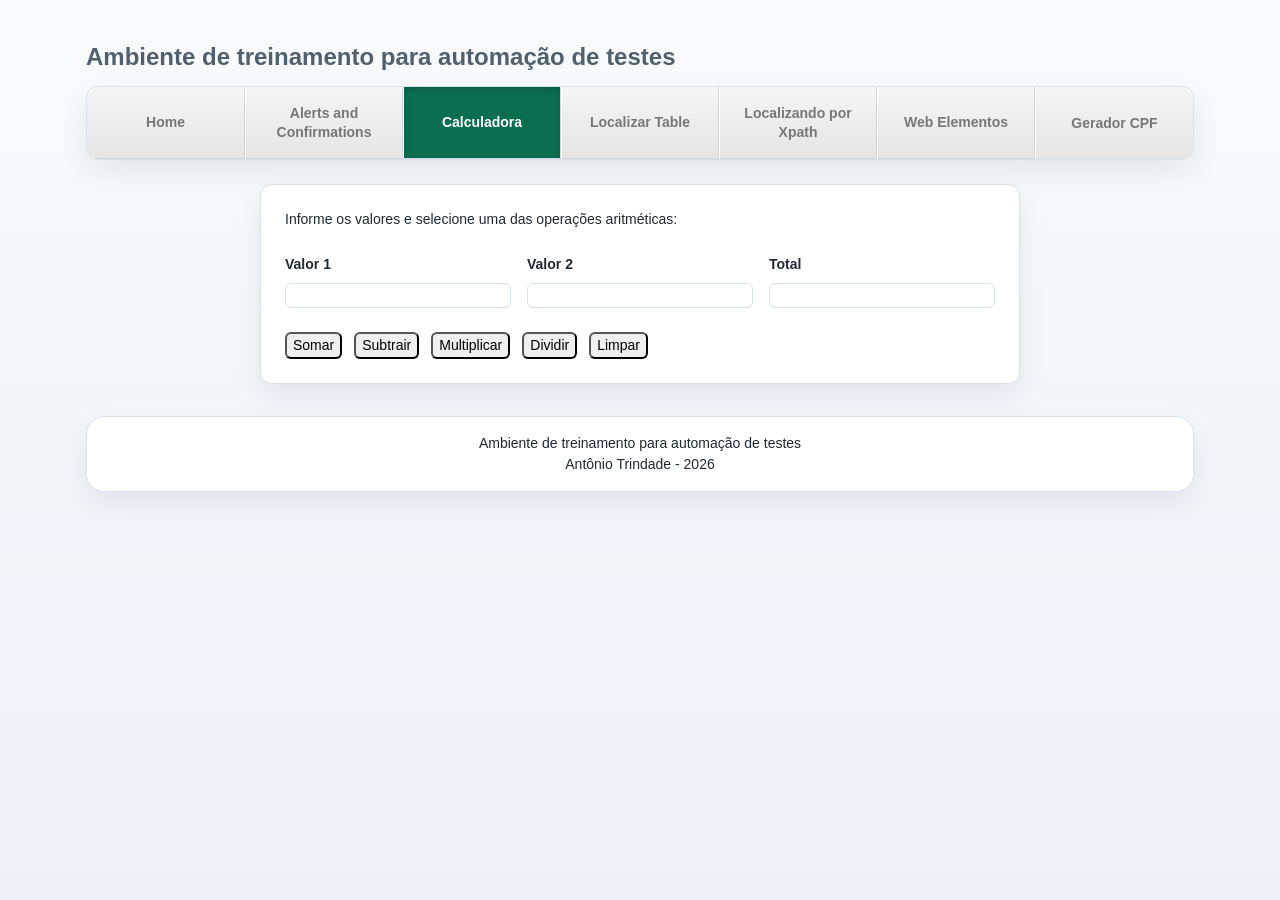
<file: treinoautomacao/desafiosoma.html>
<!DOCTYPE html PUBLIC "-//W3C//DTD XHTML 1.0 Transitional//EN" "http://www.w3.org/TR/xhtml1/DTD/xhtml1-transitional.dtd">
<html lang="pt-BR">
	<head>
	<meta http-equiv="Content-Type" content="text/html; charset=UTF-8">
    <meta name="viewport" content="width=device-width, initial-scale=1.0">
    <meta name="description" content="AMTrindade - Treinamento em automação de testes">
    <meta name="author" content="Antonio Trindade - http://about.me/amtrindade">
    
    <title>Desafio Automação Cálculos</title>

    <!-- Bootstrap core CSS -->
    <link href="css/bootstrap.css" rel="stylesheet">

    <!-- Custom styles for this template -->
    <link href="css/justified-nav.css" rel="stylesheet">
	<link href="css/base.css" rel="stylesheet">
	<link href="css/layout.css" rel="stylesheet">
	<link href="css/components.css" rel="stylesheet">
	<link href="css/pages/desafiosoma.css" rel="stylesheet">
	<link rel="icon" type="image/png" href="favicon.png">
</head>
<body class="calc-page">
	<div class="container">
	  <div data-menu-slot data-active-page="desafiosoma"></div>
		<main class="calc-card panel-soft" role="main">
			<p class="calc-intro">Informe os valores e selecione uma das operações aritméticas:</p>
			<div class="calc-grid">
				<div class="calc-field">
					<label for="number1">Valor 1</label>
					<input id="number1" type="text">
				</div>
				<div class="calc-field">
					<label for="number2">Valor 2</label>
					<input id="number2" type="text">
				</div>
				<div class="calc-field">
					<label for="total">Total</label>
					<input id="total" type="text">
				</div>
			</div>

			<div class="calc-actions actions-row">
				<input id="somar" value="Somar" type="button">
				<input id="subtrair" value="Subtrair" type="button">
				<input id="multiplicar" value="Multiplicar" type="button">
				<input id="dividir" value="Dividir" type="button">
				<input id="limpar" value="Limpar" type="button">
			</div>
		</main>
		<!-- Site footer -->
      <div class="footer">
				<p>Ambiente de treinamento para automação de testes<br>Antônio Trindade - 2026</p>
      </div>
	</div>
	<script src="js/core/menu-loader.js" defer></script>
	<script src="js/pages/desafiosoma.js" defer></script>
</body>
</html>
</file>
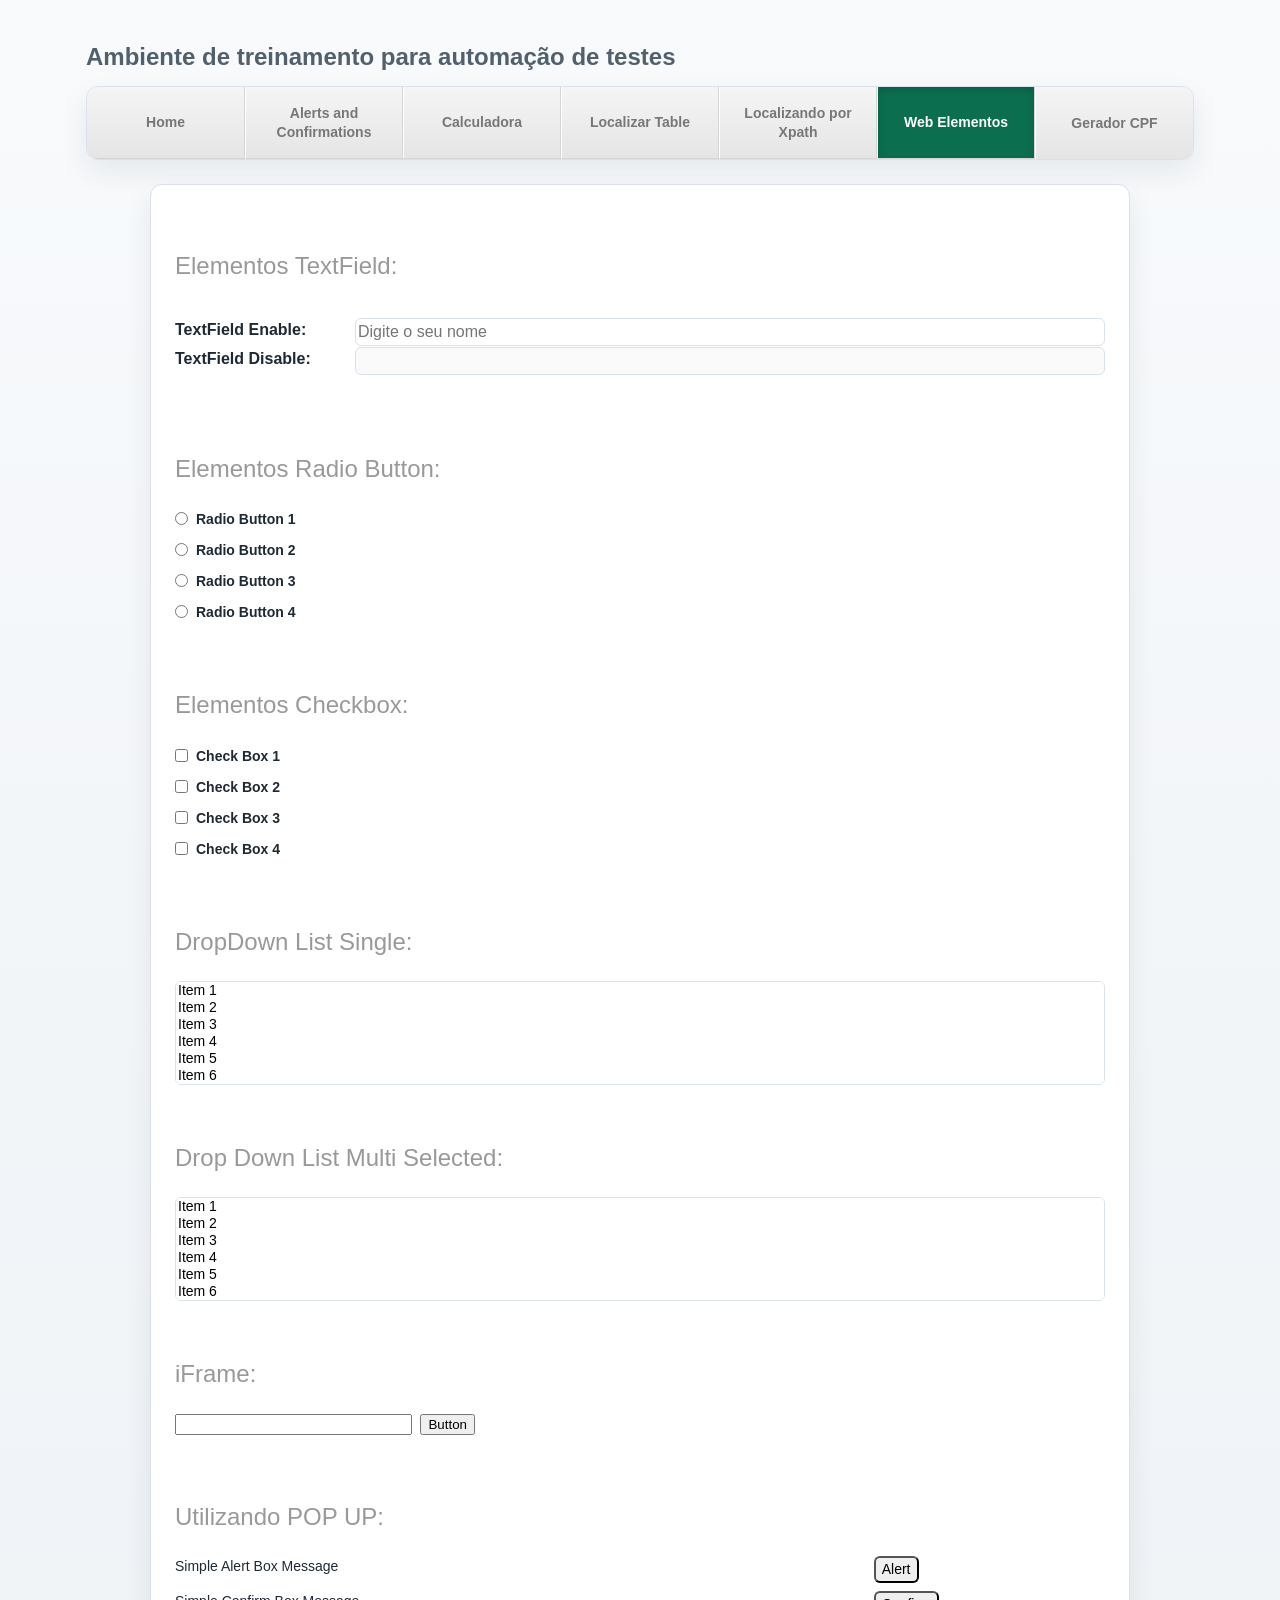
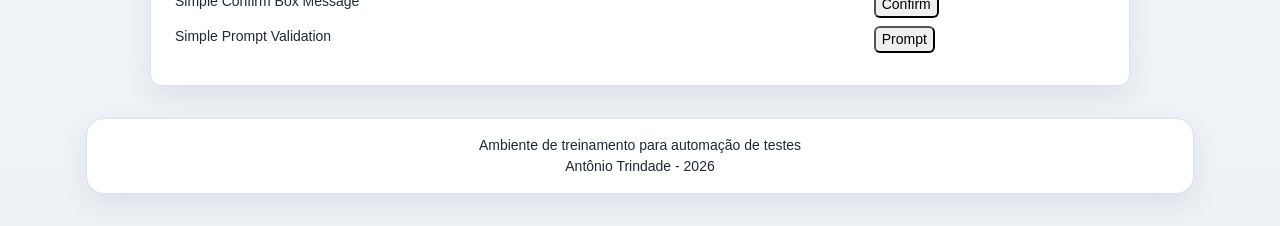
<file: treinoautomacao/elementsweb.html>
<!DOCTYPE html>
<html lang="pt-BR">
<head>
    <meta http-equiv="Content-Type" content="text/html; charset=UTF-8">
    <meta name="viewport" content="width=device-width, initial-scale=1.0">
    <meta name="description" content="Amtrindade - Treinamento em automação de testes">
    <meta name="author" content="Antonio Trindade - http://about.me/amtrindade">
    
    <title>Selenium WebDriver Test Page</title>

    <!-- Bootstrap core CSS -->
    <link href="css/bootstrap.css" rel="stylesheet">

    <!-- Custom styles for this template -->
    <link href="css/justified-nav.css" rel="stylesheet">
    <link href="css/base.css" rel="stylesheet">
    <link href="css/layout.css" rel="stylesheet">
    <link href="css/components.css" rel="stylesheet">
    <link href="css/pages/elementsweb.css" rel="stylesheet">
    <link rel="icon" type="image/png" href="favicon.png">
</head>
<body class="elements-page">
  <div class="container">

            <div data-menu-slot data-active-page="elementsweb"></div>

            <main class="elements-shell panel-soft" role="main">
                <form name="seltestfrm">
            <div id="elementos">
                                <h3 class="text-muted">Elementos TextField:</h3>
            </div>
                    <div id="input" class="elements-textfields">
                                                <table class="elements-table" border="0">
                            <tr>    
                                                        <td><label for="txtbox1">TextField Enable:</label></td>
                                                        <td><input id="txtbox1" name="txtbox1" type="text" placeholder="Digite o seu nome" /></td>
                            </tr>
                            <tr>
                                                        <td><label for="txtbox2">TextField Disable:</label></td>
                                                        <td><input id="txtbox2" disabled="disabled" name="txtbox2" type="text" value="" /></td>
                            </tr>
                        </table>
        </div>
        <div id="elementos">
            <h3 class="text-muted">Elementos Radio Button:</h3>
        </div>
        <div id="box">
                <table class="elements-table elements-choice-table" border="0">
                            <tbody>
                                <tr>
                                    <td>
                                        <input id="radioGroup1-option1" name="radioGroup1" type="radio" value="Radio Button 1 selecionado" />
                                    </td>
                                    <td>
                                        <label for="radioGroup1-option1">Radio Button 1</label>
                                    </td>
                                </tr>
                                <tr>
                                    <td>
                                        <input id="radioGroup1-option2" name="radioGroup1" type="radio" value="Radio Button 2 selecionado" />
                                    </td>
                                    <td>
                                        <label for="radioGroup1-option2">Radio Button 2</label>
                                    </td>
                                </tr>
                                <tr>
                                    <td>
                                        <input id="radioGroup1-option3" name="radioGroup1" type="radio" value="Radio Button 3 selecionado" />  
                                    </td>
                                    <td>
                                        <label for="radioGroup1-option3">Radio Button 3</label>
                                    </td>
                                </tr>
                                <tr>
                                    <td>
                                        <input id="radioGroup1-option4" name="radioGroup1" type="radio" value="Radio Button 4 selecionado" />
                                    </td>
                                    <td>
                                        <label for="radioGroup1-option4">Radio Button 4</label>
                                    </td>
                                </tr>
                        </tbody>
                        </table>
        </div>
        <div id="elementos">
                        <h3 class="text-muted">Elementos Checkbox:</h3>
        </div>
                        <div id="box">
                        <table class="elements-table elements-choice-table" border="0">
                            <tbody>
                                <tr>
                                    <td>
                                        <input id="chkbox-option1" name="chkbox" type="checkbox" value="Check Box 1 selecionado" />
                                    </td>
                                    <td>
                                        <label for="chkbox-option1">Check Box 1</label>
                                    </td>
                                </tr>
                                <tr>
                                    <td>
                                        <input id="chkbox-option2" name="chkbox" type="checkbox" value="Check Box 2 selecionado" />
                                    </td>
                                    <td>
                                        <label for="chkbox-option2">Check Box 2</label>
                                    </td>
                                </tr>
                                <tr>
                                    <td>
                                        <input id="chkbox-option3" name="chkbox" type="checkbox" value="Check Box 3 selecionado" />
                                    </td>
                                    <td>
                                        <label for="chkbox-option3">Check Box 3</label>
                                    </td>
                                </tr>
                                <tr>
                                    <td>
                                        <input id="chkbox-option4" name="chkbox" type="checkbox" value="Check Box 4 selecionado" />
                                    </td>
                                    <td>
                                        <label for="chkbox-option4">Check Box 4</label>
                                    </td>
                                </tr>
                            </tbody>
                        </table>
                    </div>
                    <div id="elementos">
                        <h3 class="text-muted">DropDown List Single:</h3>
                    </div>
                    <div id="list">
                                        <label class="sr-only" for="dropdownlist-single">DropDown List Single</label>
                                        <select id="dropdownlist-single" name="dropdownlist" size="6">
                                            <option>Item 1</option>
                                            <option>Item 2</option>
                                            <option>Item 3</option>
                                            <option>Item 4</option>
                                            <option>Item 5</option>
                                            <option>Item 6</option>
                                            <option>Item 7</option>
                                            <option>Item 8</option>
                                            <option>Item 9</option>
                                            <option>Item 10</option>
                                        </select>
                    </div>
                    <div id="elementos">
                        <h3 class="text-muted">Drop Down List Multi Selected:</h3>
                    </div>
                    <div id="list">
                                        <label class="sr-only" for="multiselectdropdown-list">Drop Down List Multi Selected</label>
                                        <select id="multiselectdropdown-list" multiple="multiple" name="multiselectdropdown" size="6">
                                            <option>Item 1</option>
                                            <option>Item 2</option>
                                            <option>Item 3</option>
                                            <option>Item 4</option>
                                            <option>Item 5</option>
                                            <option>Item 6</option>
                                            <option>Item 7</option>
                                            <option>Item 8</option>
                                            <option>Item 9</option>
                                            <option>Item 10</option>
                                        </select>
                    </div>
                    <div id="elementos">
                        <h3 class="text-muted">iFrame:</h3>
                    </div>
                    <div id="input" class="iframe-inline-block">
                        <iframe id="frame1" src="./frame.html" style="border: 0px" height="30"></iframe>
                    </div>

                    <div id="elementos">
                        <h3 class="text-muted">Utilizando POP UP:</h3>
                    </div>
                    <div  id="box">
                        <table class="elements-table">
                            <tbody>
                            <tr>
                                    <td>
                                        Simple Alert Box Message
                                    </td>
                                    <td>
                                        <input name="alertbtn" type="button" value="Alert" />
                                    </td>
                                </tr>
                                <tr>
                                    <td>
                                        Simple Confirm Box Message
                                    </td>
                                    <td>
                                        <input name="confirmbtn" type="button" value="Confirm" />
                                    </td>
                                </tr>
                                <tr>
                                    <td>
                                        Simple Prompt Validation
                                    </td>
                                    <td>
                                        <input id="promptBtn" type="button" value="Prompt" />
                                    </td>
                                </tr>
                            </tbody>
                        </table>
                    </div>
        </form>
      </main>
                            <!-- Site footer -->
        <div class="footer">
            <p>Ambiente de treinamento para automação de testes<br>Antônio Trindade - 2026</p>
        </div>
  </div>
    <script src="js/core/menu-loader.js" defer></script>
  <script src="js/pages/elementsweb.js" defer></script>
</body>
</html>
</file>
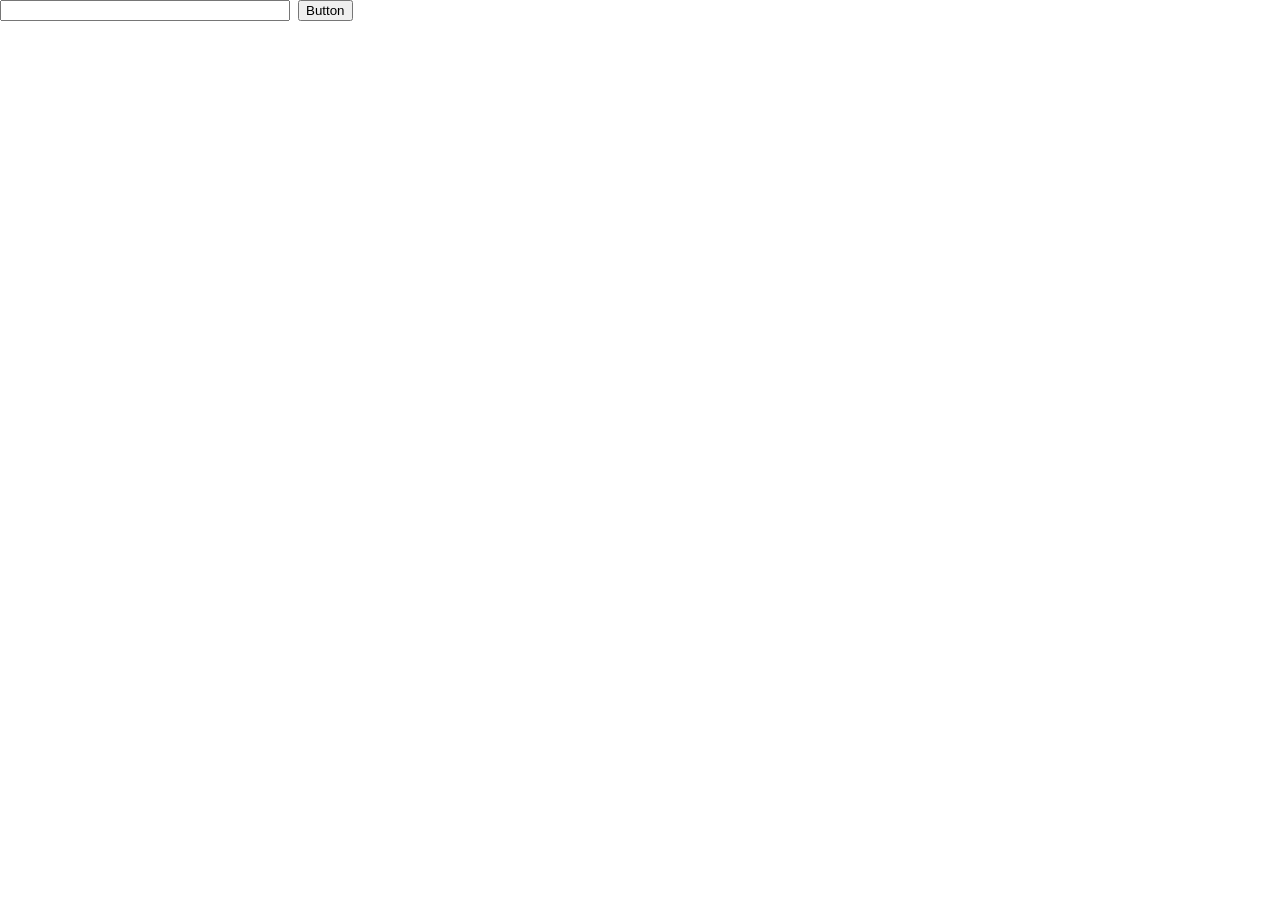
<file: treinoautomacao/frame.html>
<!DOCTYPE html>
<html lang="pt-BR">
<head>
  <meta charset="UTF-8">
  <meta name="viewport" content="width=device-width, initial-scale=1.0">
  <title>Frame Test</title>
  <style>
    body {
      margin: 0;
      padding: 0;
      background: #fff;
      font-family: Arial, sans-serif;
    }

    .frame-content {
      display: flex;
      align-items: center;
      justify-content: flex-start;
      gap: 8px;
      padding: 0;
      margin: 0;
    }

    #tfiframe {
      width: 290px;
      max-width: 100%;
      box-sizing: border-box;
    }

    .sr-only {
      position: absolute;
      width: 1px;
      height: 1px;
      padding: 0;
      margin: -1px;
      overflow: hidden;
      clip: rect(0, 0, 0, 0);
      white-space: nowrap;
      border: 0;
    }
  </style>
</head>
<body>
  <div class="frame-content">
    <label class="sr-only" for="tfiframe">Campo de texto do iframe</label>
    <input type="text" id="tfiframe">
    <input type="button" id="btniframe" value="Button" onclick="alert('Click OK!');">
  </div>
</body>
</html>
</file>
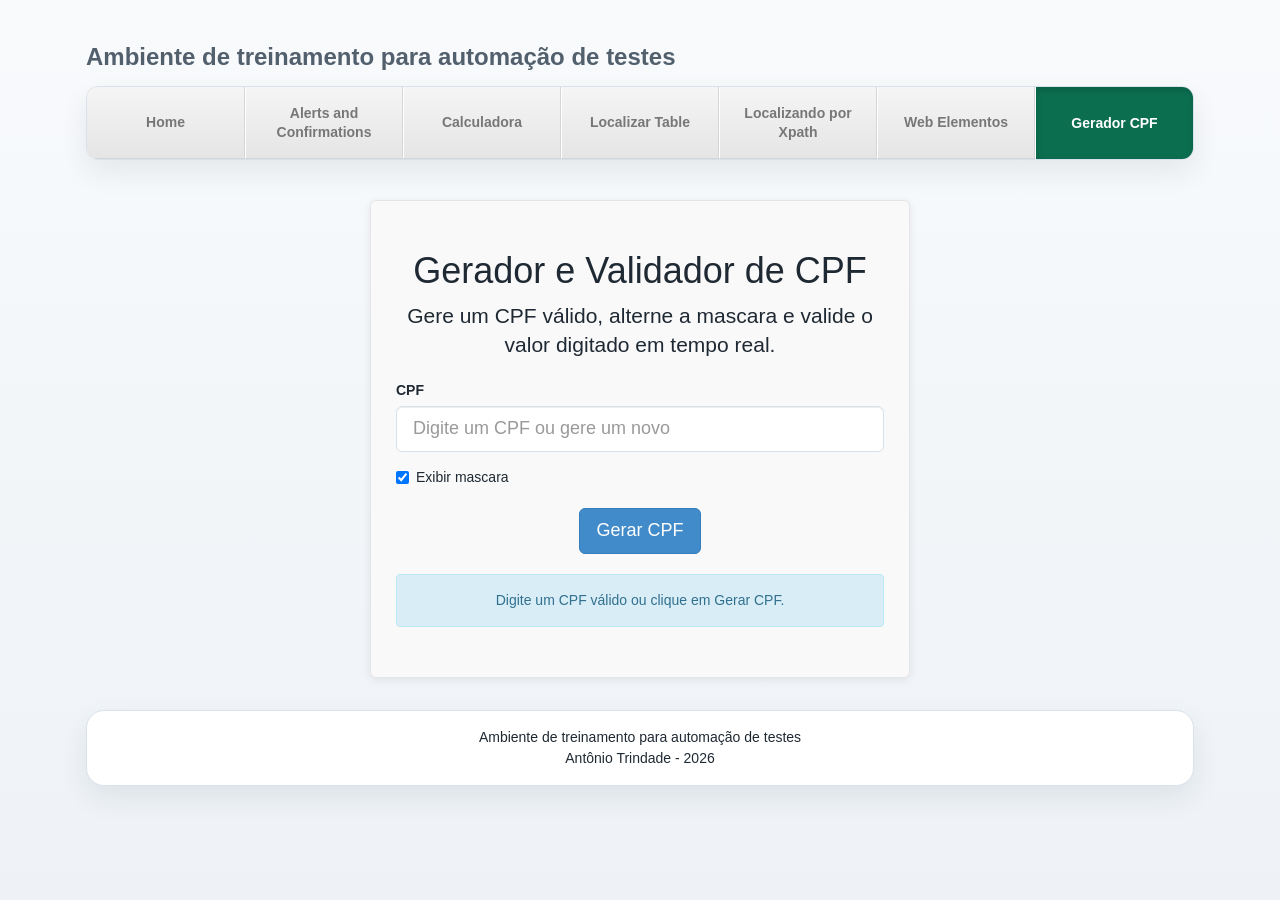
<file: treinoautomacao/geradorcpf.html>
<!DOCTYPE html>
<html lang="pt-BR">
  <head>
    <meta http-equiv="Content-Type" content="text/html; charset=UTF-8">
    <meta name="viewport" content="width=device-width, initial-scale=1.0">
    <meta name="description" content="Amtrindade - Treinamento em automacao de testes">
    <meta name="author" content="Antonio Trindade - http://about.me/amtrindade">

    <title>Gerador e Validador de CPF</title>

    <link href="css/bootstrap.css" rel="stylesheet">
    <link href="css/justified-nav.css" rel="stylesheet">
    <link href="css/base.css" rel="stylesheet">
    <link href="css/layout.css" rel="stylesheet">
    <link href="css/components.css" rel="stylesheet">
    <link href="css/pages/gerador-cpf.css" rel="stylesheet">
    <link rel="icon" type="image/png" href="favicon.png">
  </head>

  <body>
    <div class="container" id="appContainer">
      <div data-menu-slot data-active-page="geradorcpf"></div>

      <div class="cpf-panel text-center" id="cpfPanel">
        <h1 id="pageTitle">Gerador e Validador de CPF</h1>
        <p class="lead" id="pageDescription">Gere um CPF válido, alterne a mascara e valide o valor digitado em tempo real.</p>

        <div class="form-group text-left" id="cpfFieldGroup">
          <label for="cpfInput" id="cpfInputLabel">CPF</label>
          <input type="text" class="form-control input-lg" id="cpfInput" placeholder="Digite um CPF ou gere um novo" autocomplete="off">
        </div>

        <div class="checkbox text-left" id="maskToggleGroup">
          <label id="maskToggleLabel">
            <input type="checkbox" id="maskToggle" checked>
            Exibir mascara
          </label>
        </div>

        <div class="cpf-actions" id="cpfActions">
          <button type="button" class="btn btn-primary btn-lg" id="generateButton">Gerar CPF</button>
        </div>

        <div class="cpf-status" id="statusContainer"></div>
      </div>

      <div class="footer" id="pageFooter">
        <p>Ambiente de treinamento para automação de testes<br>Antônio Trindade - 2026</p>
      </div>
    </div>

    <script src="js/core/menu-loader.js" defer></script>
    <script src="js/pages/gerador-cpf.js" defer></script>
  </body>
</html>
</file>
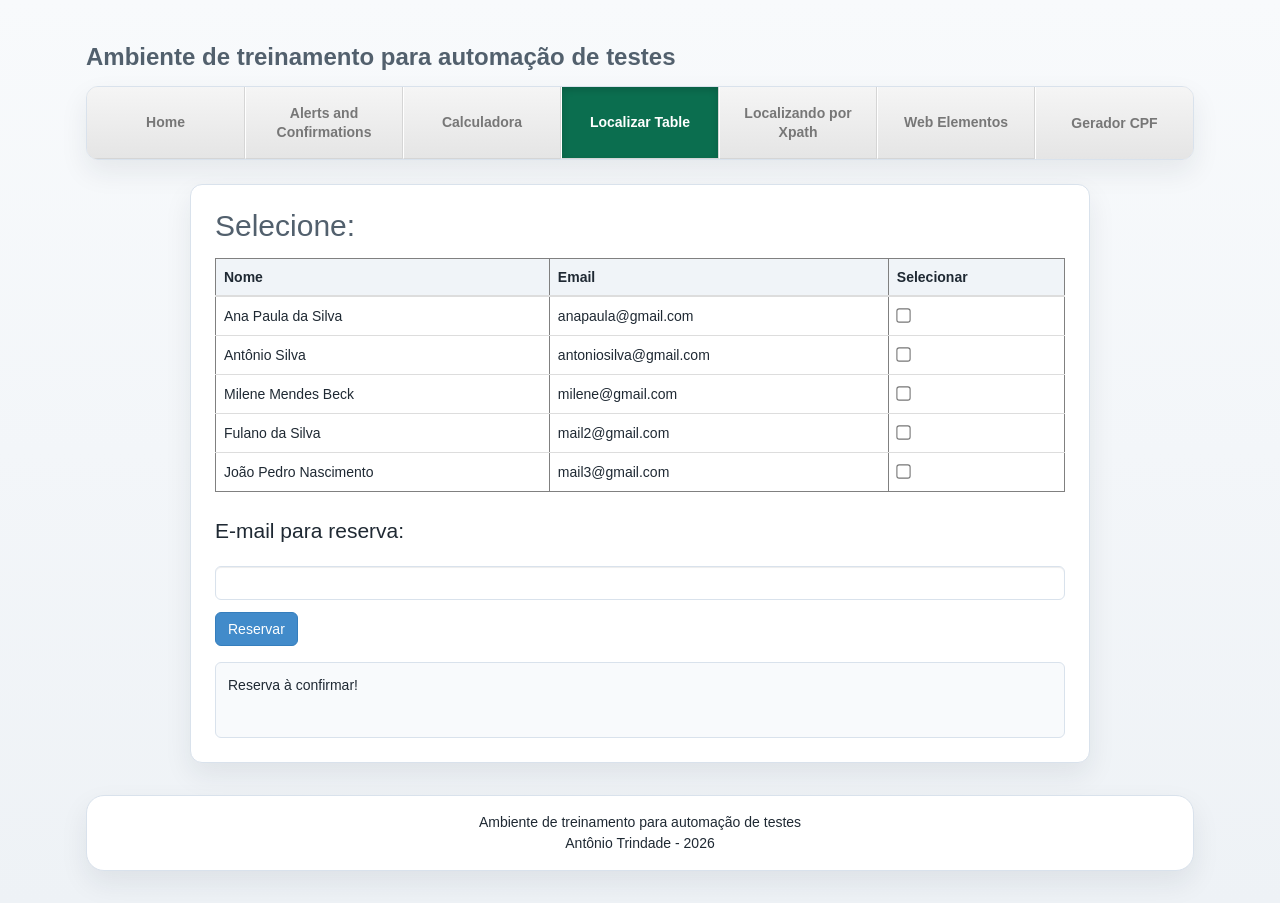
<file: treinoautomacao/localizandovalorestable.html>
﻿<!DOCTYPE html>
<html lang="pt-BR">
	<head>
		<meta http-equiv="Content-Type" content="text/html; charset=UTF-8">
		<meta name="viewport" content="width=device-width, initial-scale=1.0">
		<meta name="description" content="Amtrindade - Treinamento em automação de testes">
		<meta name="author" content="Antonio Trindade - http://about.me/amtrindade">

		<title>Trabalhando com tables</title>

		<link href="css/bootstrap.css" rel="stylesheet">
		<link href="css/justified-nav.css" rel="stylesheet">
		<link href="css/base.css" rel="stylesheet">
		<link href="css/layout.css" rel="stylesheet">
		<link href="css/components.css" rel="stylesheet">
		<link href="css/pages/tabela.css" rel="stylesheet">
		<link rel="icon" type="image/png" href="favicon.png">
	</head>
	<body class="tabela-page">
		<div class="container">
			<div data-menu-slot data-active-page="localizandovalorestable"></div>

			<main class="table-card panel-soft" role="main">
				<h2 class="section-title">Selecione:</h2>

				<table class="table" border="1">
					<thead>
						<tr>
							<th scope="col">Nome</th>
							<th scope="col">Email</th>
							<th scope="col">Selecionar</th>
						</tr>
					</thead>
					<tbody>
						<tr>
							<td>Ana Paula da Silva</td>
							<td>anapaula@gmail.com</td>
							<td><input type="checkbox" name="chk"></td>
						</tr>
						<tr>
							<td>Antônio Silva</td>
							<td>antoniosilva@gmail.com</td>
							<td><input type="checkbox" name="chk"></td>
						</tr>
						<tr>
							<td>Milene Mendes Beck</td>
							<td>milene@gmail.com</td>
							<td><input type="checkbox" name="chk"></td>
						</tr>
						<tr>
							<td>Fulano da Silva</td>
							<td>mail2@gmail.com</td>
							<td><input type="checkbox" name="chk"></td>
						</tr>
						<tr>
							<td>João Pedro Nascimento</td>
							<td>mail3@gmail.com</td>
							<td><input type="checkbox" name="chk"></td>
						</tr>
					</tbody>
				</table>

				<div class="table-actions">
					<div class="form-group">
						<label for="txt01" class="lead">E-mail para reserva:</label>
						<input class="textarea form-control" type="text" name="txtName" id="txt01">
					</div>
					<button type="button" id="btn-1234" class="btn btn-primary">Reservar</button>
					<div id="minha_div">Reserva à confirmar!</div>
				</div>
			</main>

			<div class="footer">
				<p>Ambiente de treinamento para automação de testes<br>Antônio Trindade - 2026</p>
			</div>
		</div>
		<script src="js/core/menu-loader.js" defer></script>
		<script src="js/pages/tabela.js" defer></script>
	</body>
</html>
</file>
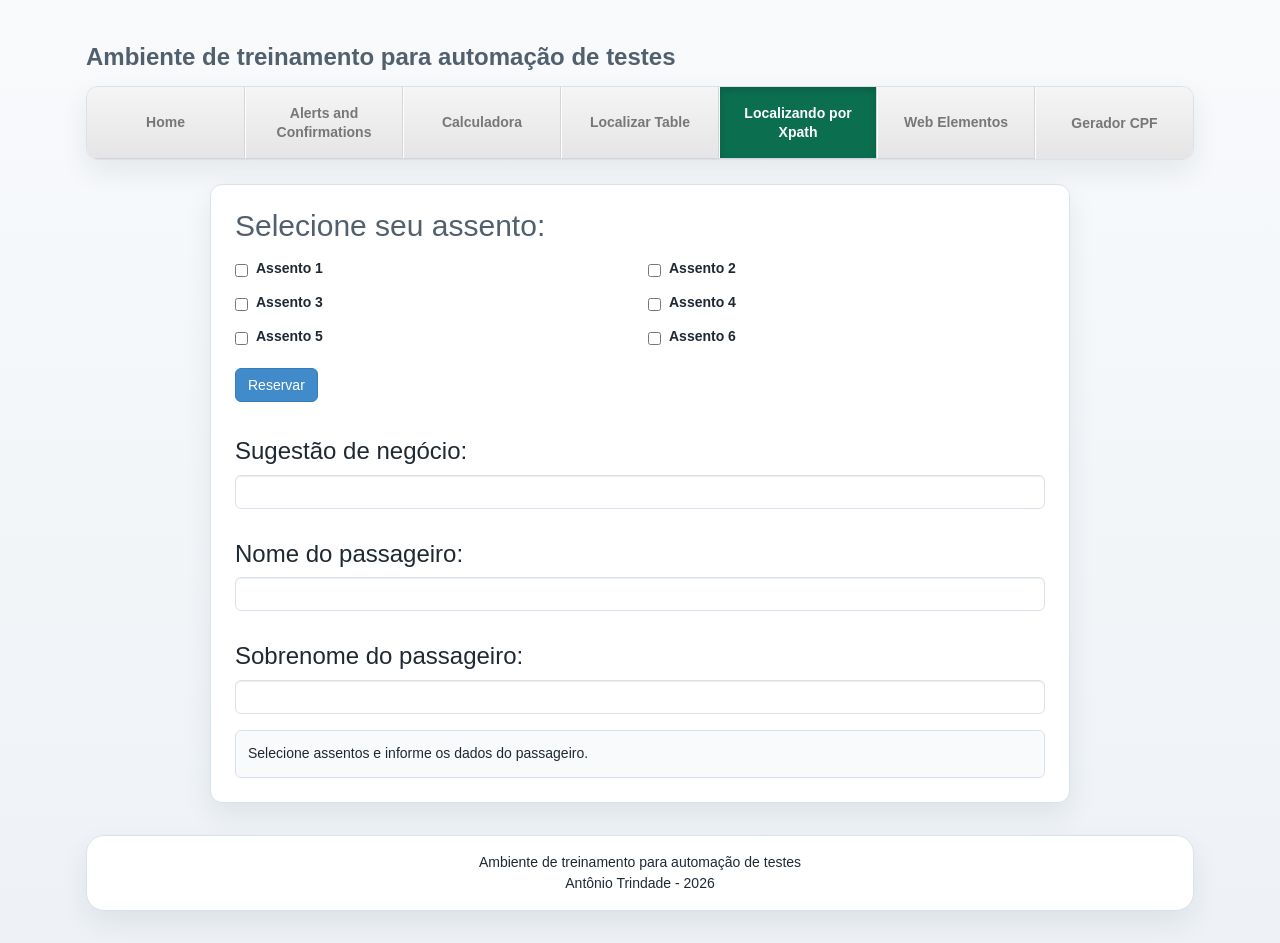
<file: treinoautomacao/utilizandoxpath.html>
﻿<!DOCTYPE html>
<html lang="pt-BR">
	<head>
		<meta http-equiv="Content-Type" content="text/html; charset=UTF-8">
		<meta name="viewport" content="width=device-width, initial-scale=1.0">
		<meta name="description" content="Amtrindade - Treinamento em automação de testes">
		<meta name="author" content="Antonio Trindade - http://about.me/amtrindade">

		<title>Construindo um XPath</title>

		<link href="css/bootstrap.css" rel="stylesheet">
		<link href="css/justified-nav.css" rel="stylesheet">
		<link href="css/base.css" rel="stylesheet">
		<link href="css/layout.css" rel="stylesheet">
		<link href="css/components.css" rel="stylesheet">
		<link href="css/pages/xpath.css" rel="stylesheet">
		<link rel="icon" type="image/png" href="favicon.png">
	</head>
	<body class="xpath-page">
		<div class="container">
			<div data-menu-slot data-active-page="utilizandoxpath"></div>

			<main class="xpath-card panel-soft" role="main">
				<h2 class="section-title">Selecione seu assento:</h2>

				<div class="seat-grid">
					<label><input type="checkbox" name="chk"> Assento 1</label>
					<label><input type="checkbox" name="chk"> Assento 2</label>
					<label><input type="checkbox" name="chk"> Assento 3</label>
					<label><input type="checkbox" name="chk"> Assento 4</label>
					<label><input type="checkbox" name="chk"> Assento 5</label>
					<label><input type="checkbox" name="chk"> Assento 6</label>
				</div>

				<input type="button" id="btn-1234" class="btn btn-primary" value="Reservar">

				<div class="xpath-fields">
					<div>
						<h3>Sugestão de negócio:</h3>
						<input class="top suggest business form-control" type="text">
					</div>

					<div>
						<h3>Nome do passageiro:</h3>
						<input type="text" class="form-control" id="nome">
					</div>

					<div>
						<h3>Sobrenome do passageiro:</h3>
						<input type="text" class="form-control" id="sobrenome">
					</div>
				</div>

				<div id="xpath-status">Selecione assentos e informe os dados do passageiro.</div>
			</main>

			<div class="footer">
				<p>Ambiente de treinamento para automação de testes<br>Antônio Trindade - 2026</p>
			</div>
		</div>
		<script src="js/core/menu-loader.js" defer></script>
		<script src="js/pages/xpath.js" defer></script>
	</body>
</html>
</file>
<file: css/base.css>
/* =================================================================== 
 *
 *  Khronos v1.0 Base Stylesheet
 *  url: www.styleshout.com
 *  06-10-2016
 *  ------------------------------------------------------------------
 *
 *  TOC:
 *  01. reset
 *  02. basic/base setup styles
 *  03. grid
 *  04. MISC
 *
 * =================================================================== */

 
/* ===================================================================
 * 01. reset - normalize.css v3.0.2 | MIT License | git.io/normalize
 *
 * ------------------------------------------------------------------- */

html {
	font-family: sans-serif;
	-ms-text-size-adjust: 100%;
	-webkit-text-size-adjust: 100%;
}

body {
	margin: 0;
}

article,
aside,
details,
figcaption,
figure,
footer,
header,
hgroup,
main,
menu,
nav,
section,
summary {
	display: block;
}

audio,
canvas,
progress,
video {
	display: inline-block;
	vertical-align: baseline;
}

audio:not([controls]) {
	display: none;
	height: 0;
}

[hidden],
template {
	display: none;
}

a {
	background: transparent;
}

a:active,
a:hover {
	outline: 0;
}

abbr[title] {
	border-bottom: 1px dotted;
}

b,
strong {
	font-weight: bold;
}

dfn {
	font-style: italic;
}

h1 {
	font-size: 2em;
	margin: 0.67em 0;
}

mark {
	background: #ff0;
	color: #000;
}

small {
	font-size: 80%;
}

sub,
sup {
	font-size: 75%;
	line-height: 0;
	position: relative;
	vertical-align: baseline;
}

sup {
	top: -0.5em;
}

sub {
	bottom: -0.25em;
}

img {
	border: 0;
}

svg:not(:root) {
	overflow: hidden;
}

figure {
	margin: 1em 40px;
}

hr {
	-moz-box-sizing: content-box;
	box-sizing: content-box;
	height: 0;
}

pre {
	overflow: auto;
}

code,
kbd,
pre,
samp {
	font-family: monospace, monospace;
	font-size: 1em;
}

button,
input,
optgroup,
select,
textarea {
	color: inherit;
	font: inherit;
	margin: 0;
}

button {
	overflow: visible;
}

button,
select {
	text-transform: none;
}

button,
html input[type="button"],
input[type="reset"],
input[type="submit"] {
	-webkit-appearance: button;
	cursor: pointer;
}

button[disabled],
html input[disabled] {
	cursor: default;
}

button::-moz-focus-inner,
input::-moz-focus-inner {
	border: 0;
	padding: 0;
}

input {
	line-height: normal;
}

input[type="checkbox"],
input[type="radio"] {
	box-sizing: border-box;
	padding: 0;
}

input[type="number"]::-webkit-inner-spin-button,
input[type="number"]::-webkit-outer-spin-button {
	height: auto;
}

input[type="search"] {
	-webkit-appearance: textfield;
	-moz-box-sizing: content-box;
	-webkit-box-sizing: content-box;
	box-sizing: content-box;
}

input[type="search"]::-webkit-search-cancel-button,
input[type="search"]::-webkit-search-decoration {
	-webkit-appearance: none;
}

fieldset {
	border: 1px solid #c0c0c0;
	margin: 0 2px;
	padding: 0.35em 0.625em 0.75em;
}

legend {
	border: 0;
	padding: 0;
}

textarea {
	overflow: auto;
}

optgroup {
	font-weight: bold;
}

table {
	border-collapse: collapse;
	border-spacing: 0;
}

td,
th {
	padding: 0;
}


/* ===================================================================
 * 02. basic/base setup styles - (_basic.scss)
 *
 * ------------------------------------------------------------------- */
html {
	font-size: 62.5%;
	box-sizing: border-box;
}

*,
*::before,
*::after {
	box-sizing: inherit;
}

body {
	font-weight: normal;
	line-height: 1;
	text-rendering: optimizeLegibility;
	word-wrap: break-word;
	-webkit-overflow-scrolling: touch;
	-webkit-text-size-adjust: none;
}

body,
input,
button {
	-moz-osx-font-smoothing: grayscale;
	-webkit-font-smoothing: antialiased;
}

/* -------------------------------------------------------------------
 * Media - (_basic.scss)
 * ------------------------------------------------------------------- */
img,
video {
	max-width: 100%;
	height: auto;
}

/* -------------------------------------------------------------------
 * Typography resets - (_basic.scss)
 * ------------------------------------------------------------------- */
div, dl, dt, dd, ul, ol, li, h1, h2, h3, h4, h5, h6, pre, form, p, blockquote, th, td {
	margin: 0;
	padding: 0;
}
h1, h2, h3, h4, h5, h6 {
	-webkit-font-variant-ligatures: common-ligatures;
	-moz-font-variant-ligatures: common-ligatures;
	font-variant-ligatures: common-ligatures;
	text-rendering: optimizeLegibility;
}
em, i {
	font-style: italic;
	line-height: inherit;
}
strong, b {
	font-weight: bold;
	line-height: inherit;
}
small {
	font-size: 60%;
	line-height: inherit;
}
ol, ul {
	list-style: none;
}
li {
	display: block;
}

/* -------------------------------------------------------------------
 * links - (_basic.scss)
 * ------------------------------------------------------------------- */
a {
	text-decoration: none;
	line-height: inherit;
}

a img {
	border: none;
}

/* ------------------------------------------------------------------- 
 * inputs - (_basic.scss)
 * ------------------------------------------------------------------- */
fieldset {
	margin: 0;
	padding: 0;
}

input[type="email"],
input[type="number"],
input[type="search"],
input[type="text"],
input[type="tel"],
input[type="url"],
input[type="password"],
textarea {
	-webkit-appearance: none;
	-moz-appearance: none;
	-ms-appearance: none;
	-o-appearance: none;
	appearance: none;
}


/* ===================================================================
 * 03. grid - (_grid.scss)
 *
 * ------------------------------------------------------------------- */
.row {
	width: 94%;
	max-width: 1170px;
	margin: 0 auto;
}

.row:before,
.row:after {
	content: "";
	display: table;
}

.row:after {
	clear: both;
}

.row .row {
	width: auto;
	max-width: none;
	margin-left: -20px;
	margin-right: -20px;
}

[class*="col-"],
.bgrid {
	float: left;
}

[class*="col-"] + [class*="col-"].end {
	float: right;
}

[class*="col-"] {
	padding: 0 20px;
}

.col-one {
	width: 8.33333%;
}
.col-two, .col-1-6 {
	width: 16.66667%;
}
.col-three, .col-1-4 {
	width: 25%;
}
.col-four, .col-1-3 {
	width: 33.33333%;
}
.col-five {
	width: 41.66667%;
}
.col-six, .col-1-2 {
	width: 50%;
}
.col-seven {
	width: 58.33333%;
}
.col-eight, .col-2-3 {
	width: 66.66667%;
}
.col-nine, .col-3-4 {
	width: 75%;
}
.col-ten, .col-5-6 {
	width: 83.33333%;
}
.col-eleven {
	width: 91.66667%;
}
.col-twelve, .col-full {
	width: 100%;
}

/* --------------------------------------------------------------- 
 * small screens - (_base.scss)
 * --------------------------------------------------------------- */
@media screen and (max-width:1024px) {
	.row .row {
		margin-left: -18px;
		margin-right: -18px;
	}

	[class*="col-"] {
		padding: 0 18px;
	}

}

/* ---------------------------------------------------------------
 * tablets - (_base.scss)
 * --------------------------------------------------------------- */
@media screen and (max-width:768px) {
	.row {
		width: auto;
		padding-left: 30px;
		padding-right: 30px;
	}

	.row .row {
		padding-left: 0;
		padding-right: 0;
		margin-left: -15px;
		margin-right: -15px;
	}

	[class*="col-"] {
		padding: 0 15px;
	}

	.tab-1-4 {
		width: 25%;
	}

	.tab-1-3 {
		width: 33.33333%;
	}

	.tab-1-2 {
		width: 50%;
	}

	.tab-2-3 {
		width: 66.66667%;
	}

	.tab-3-4 {
		width: 75%;
	}

	.tab-full {
		width: 100%;
	}

}

/* --------------------------------------------------------------- 
 * large mobile devices - (_base.scss)
 * --------------------------------------------------------------- */
@media screen and (max-width:600px) {
	.row {
		padding-left: 25px;
		padding-right: 25px;
	}

	.row .row {
		margin-left: -10px;
		margin-right: -10px;
	}

	[class*="col-"] {
		padding: 0 10px;
	}

	.mob-1-4 {
		width: 25%;
	}

	.mob-1-2 {
		width: 50%;
	}

	.mob-3-4 {
		width: 75%;
	}

	.mob-full {
		width: 100%;
	}

}

/* --------------------------------------------------------------- 
 * small mobile devices - (_base.scss)
 * --------------------------------------------------------------- */
@media screen and (max-width:400px) {
	.row .row {
		padding-left: 0;
		padding-right: 0;
		margin-left: 0;
		margin-right: 0;
	}

	[class*="col-"] {
		width: 100% !important;
		float: none !important;
		clear: both !important;
		margin-left: 0;
		margin-right: 0;
		padding: 0;
	}

	[class*="col-"] + [class*="col-"].end {
		float: none;
	}

}


/* ===================================================================
 * block grids - (_base.scss)
 *
 * ------------------------------------------------------------------- */

[class*="block-"]:before, [class*="block-"]:after {
	content: "";
	display: table;
}

[class*="block-"]:after {
	clear: both;
}

.block-1-6 .bgrid {
	width: 16.66667%;
}

.block-1-4 .bgrid {
	width: 25%;
}

.block-1-3 .bgrid {
	width: 33.33333%;
}

.block-1-2 .bgrid {
	width: 50%;
}

/**
 * Clearing for block grid columns. Allow columns with 
 * different heights to align properly.
 */
.block-1-6 .bgrid:nth-child(6n+1),
.block-1-4 .bgrid:nth-child(4n+1),
.block-1-3 .bgrid:nth-child(3n+1),
.block-1-2 .bgrid:nth-child(2n+1) {
	clear: both;
}

/* ---------------------------------------------------------------
 * small screens - (_base.scss)
 * --------------------------------------------------------------- */
@media screen and (max-width:1024px) {
	.block-s-1-6 .bgrid {
		width: 16.66667%;
	}

	.block-s-1-4 .bgrid {
		width: 25%;
	}

	.block-s-1-3 .bgrid {
		width: 33.33333%;
	}

	.block-s-1-2 .bgrid {
		width: 50%;
	}

	.block-s-full .bgrid {
		width: 100%;
		clear: both;
	}

	[class*="block-s-"] .bgrid:nth-child(n) {
		clear: none;
	}

	.block-s-1-6 .bgrid:nth-child(6n+1),
	.block-s-1-4 .bgrid:nth-child(4n+1),
	.block-s-1-3 .bgrid:nth-child(3n+1),
	.block-s-1-2 .bgrid:nth-child(2n+1) {
		clear: both;
	}

}

/* ---------------------------------------------------------------
 * tablets - (_base.scss)
 * --------------------------------------------------------------- */
@media screen and (max-width:768px) {
	.block-tab-1-6 .bgrid {
		width: 16.66667%;
	}

	.block-tab-1-4 .bgrid {
		width: 25%;
	}

	.block-tab-1-3 .bgrid {
		width: 33.33333%;
	}

	.block-tab-1-2 .bgrid {
		width: 50%;
	}

	.block-tab-full .bgrid {
		width: 100%;
		clear: both;
	}

	[class*="block-tab-"] .bgrid:nth-child(n) {
		clear: none;
	}

	.block-tab-1-6 .bgrid:nth-child(6n+1),
	.block-tab-1-4 .bgrid:nth-child(4n+1),
	.block-tab-1-3 .bgrid:nth-child(3n+1),
	.block-tab-1-2 .bgrid:nth-child(2n+1) {
		clear: both;
	}

}

/* ---------------------------------------------------------------
 * large mobile devices - (_base.scss)
 * --------------------------------------------------------------- */
@media screen and (max-width:600px) {
	.block-mob-1-6 .bgrid {
		width: 16.66667%;
	}

	.block-mob-1-4 .bgrid {
		width: 25%;
	}

	.block-mob-1-3 .bgrid {
		width: 33.33333%;
	}

	.block-mob-1-2 .bgrid {
		width: 50%;
	}

	.block-mob-full .bgrid {
		width: 100%;
		clear: both;
	}

	[class*="block-mob-"] .bgrid:nth-child(n) {
		clear: none;
	}

	.block-mob-1-6 .bgrid:nth-child(6n+1),
	.block-mob-1-4 .bgrid:nth-child(4n+1),
	.block-mob-1-3 .bgrid:nth-child(3n+1),
	.block-mob-1-2 .bgrid:nth-child(2n+1) {
		clear: both;
	}

}

/* ---------------------------------------------------------------
 * stack on small mobile devices - (_base.scss)
 * --------------------------------------------------------------- */
@media screen and (max-width:400px) {
	.stack .bgrid {
		width: 100% !important;
		float: none !important;
		clear: both !important;
		margin-left: 0;
		margin-right: 0;
	}

}


/* ===================================================================
 * 04. MISC  - (_base.scss)
 *
 * ------------------------------------------------------------------- */

/**
 * Clearing - (http://nicolasgallagher.com/micro-clearfix-hack/
 */
.group:before,
.group:after {
	content: "";
	display: table;
}

.group:after {
	clear: both;
}

/**
 * Misc Helper Styles 
 */
.hide {
	display: none;
}

.invisible {
	visibility: hidden;
}

.antialiased {
	-webkit-font-smoothing: antialiased;
	-moz-osx-font-smoothing: grayscale;
}

.overflow-hidden {
	overflow: hidden;
}

.remove-bottom {
	margin-bottom: 0;
}

.half-bottom {
	margin-bottom: 1.5rem !important;
}

.add-bottom {
	margin-bottom: 3rem !important;
}

.no-border {
	border: none;
}

.full-width {
	width: 100%;
}

.text-center {
	text-align: center;
}

.text-left {
	text-align: left;
}

.text-right {
	text-align: right;
}

.pull-left {
	float: left;
}

.pull-right {
	float: right;
}

.align-center {
	margin-left: auto;
	margin-right: auto;
	text-align: center;
}
</file>
<file: css/main.css>
/* =================================================================== 
 *
 *  Khronos v1.0 Main Stylesheet
 *  url: www.styleshout.com
 *  06-10-2016
 *  ------------------------------------------------------------------
 *
 *  TOC:
 *  01. webfonts and iconfonts
 *  02. base style overrides
 *  03. typography & general theme styles
 *  04. preloader
 *  05. forms
 *  06. buttons
 *  07. other components
 *  08. header styles
 *  09. home
 *  10. info
 *  11. cta
 *  12. footer
 *
 * =================================================================== */


/* ===================================================================
 * 01. webfonts and iconfonts - (_document-setup)
 *
 * ------------------------------------------------------------------- */
@import url("fonts.css");
@import url("font-awesome/css/font-awesome.min.css");
@import url("micons/micons.css");


/* ===================================================================
 * 02. base style overrides - (_document-setup)
 *
 * ------------------------------------------------------------------- */
html {
	font-size: 10px;
}
@media only screen and (max-width:1024px) {
	html {
		font-size: 9.375px;
	}
}
@media only screen and (max-width:768px) {
	html {
		font-size: 10px;
	}
}
@media only screen and (max-width:400px) {
	html {
		font-size: 9.375px;
	}
}
html, body {
	height: 100%;
}
body {
	background: #FFFFFF;
	font-family: "roboto-regular", sans-serif;
	font-size: 1.6rem;
	line-height: 3rem;
	color: #333333;
}

/* ------------------------------------------------------------------- 
 * links - (_document-setup) 
 * ------------------------------------------------------------------- */
a, a:visited {
	color: #057f78;
	-moz-transition: all 0.3s ease-in-out;
	-o-transition: all 0.3s ease-in-out;
	-webkit-transition: all 0.3s ease-in-out;
	-ms-transition: all 0.3s ease-in-out;
	transition: all 0.3s ease-in-out;
}
a:hover, a:focus {
	color: #000000;
}

/* ===================================================================
 * 03. typography & general theme styles - (_document-setup.scss) 
 *
 * ------------------------------------------------------------------- */
h1, h2, h3, h4, h5, h6, .h01, .h02, .h03, .h04, .h05, .h06 {
	font-family: "roboto-black", sans-serif;
	color: #151515;
	font-style: normal;
	text-rendering: optimizeLegibility;
	margin-bottom: 2.1rem;
}
h3, .h03, h4, .h04 {
	margin-bottom: 1.8rem;
}
h5, .h05, h6, .h06 {
	margin-bottom: 1.2rem;
}
h1, .h01 {
	font-size: 3.1rem;
	line-height: 1.35;
	letter-spacing: -.1rem;
}
@media only screen and (max-width:600px) {
	h1, .h01 {
		font-size: 2.6rem;
		letter-spacing: -.07rem;
	}
}
h2, .h02 {
	font-size: 2.4rem;
	line-height: 1.25;
}
h3, .h03 {
	font-size: 2rem;
	line-height: 1.5;
}
h4, .h04 {
	font-size: 1.7rem;
	line-height: 1.76;
}
h5, .h05 {
	font-size: 1.4rem;
	line-height: 1.7;
	text-transform: uppercase;
	letter-spacing: .2rem;
}
h6, .h06 {
	font-size: 1.3rem;
	line-height: 1.85;
	text-transform: uppercase;
	letter-spacing: .2rem;
}
p img {
	margin: 0;
}
p.lead {
	font-family: "roboto-light", serif;
	font-size: 2rem;
	line-height: 1.8;
	color: #4d4d4d;
}
@media only screen and (max-width:768px) {
	p.lead {
		font-size: 1.8rem;
	}
}
em, i, strong, b {
	font-size: 1.6rem;
	line-height: 3rem;
	font-style: normal;
	font-weight: normal;
}
em, i {
	font-family: "roboto-italic", serif;
}
strong, b {
	font-family: "roboto-bold", serif;
}
small {
	font-size: 1.1rem;
	line-height: inherit;
}
blockquote {
	margin: 3rem 0;
	padding-left: 4rem;
	position: relative;
}
blockquote:before {
	content: "\201C";
	font-size: 8rem;
	line-height: 0px;
	margin: 0;
	color: #333;
	font-family: arial, sans-serif;
	position: absolute;
	top: 3rem;
	left: 0;
}
blockquote p {
	font-family: georgia, serif;
	font-style: italic;
	padding: 0;
	font-size: 1.9rem;
	line-height: 1.75;
}
blockquote cite {
	display: block;
	font-size: 1.2rem;
	font-style: normal;
	line-height: 1.65;
}
blockquote cite:before {
	content: "\2014 \0020";
}
blockquote cite a, blockquote cite a:visited {
	color: #4d4d4d;
	border: none;
}
abbr {
	font-family: "roboto-bold", serif;
	font-variant: small-caps;
	text-transform: lowercase;
	letter-spacing: .05rem;
	color: #4d4d4d;
}
var, kbd, samp, code, pre {
	font-family: Consolas, "Andale Mono", Courier, "Courier New", monospace;
}
pre {
	padding: 2.4rem 3rem 3rem;
	background: #F1F1F1;
}
code {
	font-size: 1.4rem;
	margin: 0 .2rem;
	padding: .3rem .6rem;
	white-space: nowrap;
	background: #F1F1F1;
	border: 1px solid #E1E1E1;
	border-radius: 3px;
}
pre > code {
	display: block;
	white-space: pre;
	line-height: 2;
	padding: 0;
	margin: 0;
}
pre.prettyprint > code {
	border: none;
}
del {
	text-decoration: line-through;
}
abbr[title], dfn[title] {
	border-bottom: 1px dotted;
	cursor: help;
}
mark {
	background: #FFF49B;
	color: #000;
}
hr {
	border: solid #d2d2d2;
	border-width: 1px 0 0;
	clear: both;
	margin: 2.4rem 0 1.5rem;
	height: 0;
}

/* ------------------------------------------------------------------- 
 * Lists - (_document-setup)  
 * ------------------------------------------------------------------- */
ol {
	list-style: decimal;
}
ul {
	list-style: disc;
}
li {
	display: list-item;
}
ol, ul {
	margin-left: 1.7rem;
}
ul li {
	padding-left: .4rem;
}
ul ul, ul ol, ol ol, ol ul {
	margin: .6rem 0 .6rem 1.7rem;
}
ul.disc li {
	display: list-item;
	list-style: none;
	padding: 0 0 0 .8rem;
	position: relative;
}
ul.disc li::before {
	content: "";
	display: inline-block;
	width: 8px;
	height: 8px;
	border-radius: 50%;
	background: #034e4a;
	position: absolute;
	left: -17px;
	top: 11px;
	vertical-align: middle;
}
dt {
	margin: 0;
	color: #034e4a;
}
dd {
	margin: 0 0 0 2rem;
}

/* ------------------------------------------------------------------- 
 * Spacing - (_document-setup)  
 * ------------------------------------------------------------------- */
button, .button {
	margin-bottom: 1.2;
}
fieldset {
	margin-bottom: 1.5rem;
}
input,
textarea,
select,
pre,
blockquote,
figure,
table,
p,
ul,
ol,
dl,
form,
.fluid-video-wrapper,
.ss-custom-select {
	margin-bottom: 3rem;
}

/* ------------------------------------------------------------------- 
 * floated image - (_document-setup)  
 * ------------------------------------------------------------------- */
img.pull-right {
	margin: 1.5rem 0 0 3rem;
}
img.pull-left {
	margin: 1.5rem 3rem 0 0;
}

/* ------------------------------------------------------------------- 
 * block grids paddings
 * ------------------------------------------------------------------- */
.bgrid {
	padding: 0 20px;
}
@media only screen and (max-width:1024px) {
	.bgrid {
		padding: 0 18px;
	}
}
@media only screen and (max-width:768px) {
	.bgrid {
		padding: 0 15px;
	}
}
@media only screen and (max-width:600px) {
	.bgrid {
		padding: 0 10px;
	}
}
@media only screen and (max-width:400px) {
	.bgrid {
		padding: 0;
	}
}

 
/* ===================================================================
 * 04. preloader - (_preloader-1.scss)
 *
 * ------------------------------------------------------------------- */
#preloader {
	position: fixed;
	top: 0;
	left: 0;
	right: 0;
	bottom: 0;
	background: #050505;
	z-index: 800;
	height: 100%;
	width: 100%;
}
.no-js #preloader, .oldie #preloader {
	display: none;
}
#loader {
	position: absolute;
	left: 50%;
	top: 50%;
	width: 60px;
	height: 60px;
	margin: -30px 0 0 -30px;
	padding: 0;
}
#loader:before {
	content: "";
	border-top: 6px solid rgba(255, 255, 255, 0.1);
	border-right: 6px solid rgba(255, 255, 255, 0.1);
	border-bottom: 6px solid rgba(255, 255, 255, 0.1);
	border-left: 6px solid #FFFFFF;
	-webkit-animation: load 1.1s infinite linear;
	animation: load 1.1s infinite linear;
	display: block;
	border-radius: 50%;
	width: 60px;
	height: 60px;
}
@-webkit-keyframes load {
	0% {
		-webkit-transform: rotate(0deg);
		transform: rotate(0deg);
	}
	100% {
		-webkit-transform: rotate(360deg);
		transform: rotate(360deg);
	}
}
@keyframes load {
	0% {
		-webkit-transform: rotate(0deg);
		transform: rotate(0deg);
	}
	100% {
		-webkit-transform: rotate(360deg);
		transform: rotate(360deg);
	}
}


/* ===================================================================
 * 05. forms - (_forms.scss)
 *
 * ------------------------------------------------------------------- */
fieldset {
	border: none;
}
input[type="email"],
input[type="number"],
input[type="search"],
input[type="text"],
input[type="tel"],
input[type="url"],
input[type="password"],
textarea,
select {
	display: block;
	height: 6rem;
	padding: 1.5rem 2rem;
	border: none;
	border-bottom: 3px solid rgba(17, 17, 17, 0.5);
	outline: none;
	vertical-align: middle;
	color: #333333;
	font-family: "roboto-regular", sans-serif;
	font-size: 1.7rem;
	line-height: 3rem;
	max-width: 100%;
	background: transparent;
	-moz-transition: all 0.3s ease-in-out;
	-o-transition: all 0.3s ease-in-out;
	-webkit-transition: all 0.3s ease-in-out;
	-ms-transition: all 0.3s ease-in-out;
	transition: all 0.3s ease-in-out;
}
textarea {
	min-height: 25rem;
}
input[type="email"]:focus,
input[type="number"]:focus,
input[type="search"]:focus,
input[type="text"]:focus,
input[type="tel"]:focus,
input[type="url"]:focus,
input[type="password"]:focus,
textarea:focus,
select:focus {
	color: #000000;
	border-color: #034e4a;
}
label, legend {
	font-family: "roboto-bold", sans-serif;
	font-size: 1.6rem;
	margin-bottom: .6rem;
	color: black;
	display: block;
}
input[type="checkbox"],
input[type="radio"] {
	display: inline;
}

label > .label-text {
	display: inline-block;
	margin-left: 1rem;
	font-family: "roboto-regular", sans-serif;
	line-height: inherit;
}

label > input[type="checkbox"],
label > input[type="radio"] {
	margin: 0;
	position: relative;
	top: .15rem;
}

/* ------------------------------------------------------------------- 
 * Style Placeholder Text  
 * ------------------------------------------------------------------- */
::-webkit-input-placeholder {
	color: gray;
}
:-moz-placeholder {
	color: gray;  /* Firefox 18- */
}
::-moz-placeholder {
	color: gray;  /* Firefox 19+ */
}
:-ms-input-placeholder {
	color: gray;
}
.placeholder {
	color: gray !important;
}

/* ===================================================================
 * 06. buttons - (_button-essentials.scss)
 *
 * ------------------------------------------------------------------- */
.button,
a.button,
button,
input[type="submit"],
input[type="reset"],
input[type="button"] {
	display: inline-block;
	font-family: "roboto-black", sans-serif;
	font-size: 1.4rem;
	text-transform: uppercase;
	letter-spacing: .3rem;
	height: 5.4rem;
	line-height: 5.4rem;
	padding: 0 3rem;
	margin: 0 .3rem 1.2rem 0;
	background: #d8d8d8;
	color: #313131;
	text-decoration: none;
	cursor: pointer;
	text-align: center;
	white-space: nowrap;
	border: none;
	-moz-transition: all 0.3s ease-in-out;
	-o-transition: all 0.3s ease-in-out;
	-webkit-transition: all 0.3s ease-in-out;
	-ms-transition: all 0.3s ease-in-out;
	transition: all 0.3s ease-in-out;
}

.button:hover,
a.button:hover,
button:hover,
input[type="submit"]:hover,
input[type="reset"]:hover,
input[type="button"]:hover,
.button:focus,
button:focus,
input[type="submit"]:focus,
input[type="reset"]:focus,
input[type="button"]:focus {
	background: #bebebe;
	color: #000000;
	outline: 0;
}

.button.button-primary,
a.button.button-primary,
button.button-primary,
input[type="submit"].button-primary,
input[type="reset"].button-primary,
input[type="button"].button-primary {
	background: #034e4a;
	color: #FFFFFF;
}

.button.button-primary:hover,
a.button.button-primary:hover,
button.button-primary:hover,
input[type="submit"].button-primary:hover,
input[type="reset"].button-primary:hover,
input[type="button"].button-primary:hover,
.button.button-primary:focus,
button.button-primary:focus,
input[type="submit"].button-primary:focus,
input[type="reset"].button-primary:focus,
input[type="button"].button-primary:focus {
	background: #1f1f1f;
}

button.full-width,
.button.full-width {
	width: 100%;
	margin-right: 0;
}

button.medium,
.button.medium {
	height: 5.7rem !important;
	line-height: 5.7rem !important;
	padding: 0 1.8rem !important;
}

button.large,
.button.large {
	height: 6rem !important;
	line-height: 6rem !important;
	padding: 0rem 3rem !important;
}

button.stroke,
.button.stroke {
	background: transparent !important;
	border: 3px solid #313131;
	line-height: 4.8rem;
}

button.stroke.medium,
.button.stroke.medium {
	line-height: 5.1rem !important;
}

button.stroke.large,
.button.stroke.large {
	line-height: 5.4rem !important;
}

button.stroke:hover,
.button.stroke:hover {
	border: 3px solid #034e4a;
	color: #034e4a;
}

button::-moz-focus-inner,
input::-moz-focus-inner {
	border: 0;
	padding: 0;
}


/* ===================================================================
 * 07. other components - (_others.scss)
 *
 * ------------------------------------------------------------------- */

/* ------------------------------------------------------------------- 
 * additional typo styles - (_additional-typo.scss)
 * ------------------------------------------------------------------- */

/* drop cap 
 * ----------------------------------------------- */
.drop-cap:first-letter {
	float: left;
	margin: 0;
	padding: 1.5rem .6rem 0 0;
	font-size: 8.4rem;
	font-family: "roboto-bold", sans-serif;
	line-height: 6rem;
	text-indent: 0;
	background: transparent;
	color: #151515;
}

/* line definition style 
 * ----------------------------------------------- */
.lining dt, .lining dd {
	display: inline;
	margin: 0;
}
.lining dt + dt:before, .lining dd + dt:before {
	content: "\A";
	white-space: pre;
}
.lining dd + dd:before {
	content: ", ";
}
.lining dd + dd:before {
	content: ", ";
}
.lining dd:before {
	content: ": ";
	margin-left: -0.2em;
}

/* dictionary definition style 
 * ----------------------------------------------- */
.dictionary-style dt {
	display: inline;
	counter-reset: definitions;
}
.dictionary-style dt + dt:before {
	content: ", ";
	margin-left: -0.2em;
}
.dictionary-style dd {
	display: block;
	counter-increment: definitions;
}
.dictionary-style dd:before {
	content: counter(definitions, decimal) ". ";
}

/** 
 * Pull Quotes
 * -----------
 * markup:
 *
 * <aside class="pull-quote">
 *		<blockquote>
 *			<p></p>
 *		</blockquote>
 *	</aside>
 *
 * --------------------------------------------------------------------- */
.pull-quote {
	position: relative;
	padding: 2.1rem 3rem 2.1rem 0px;
}
.pull-quote:before, .pull-quote:after {
	height: 1em;
	position: absolute;
	font-size: 8rem;
	font-family: Arial, Sans-Serif;
	color: #333;
}
.pull-quote:before {
	content: "\201C";
	top: 33px;
	left: 0;
}
.pull-quote:after {
	content: '\201D';
	bottom: -33px;
	right: 0;
}
.pull-quote blockquote {
	margin: 0;
}
.pull-quote blockquote:before {
	content: none;
}

/** 
 * Stats Tab
 * ---------
 * markup:
 *
 * <ul class="stats-tabs">
 *		<li><a href="#">[value]<em>[name]</em></a></li>
 *	</ul>
 *
 * Extend this object into your markup.
 *
 * --------------------------------------------------------------------- */
.stats-tabs {
	padding: 0;
	margin: 3rem 0;
}
.stats-tabs li {
	display: inline-block;
	margin: 0 1.5rem 3rem 0;
	padding: 0 1.5rem 0 0;
	border-right: 1px solid #ccc;
}
.stats-tabs li:last-child {
	margin: 0;
	padding: 0;
	border: none;
}
.stats-tabs li a {
	display: inline-block;
	font-size: 2.5rem;
	font-family: "roboto-bold", sans-serif;
	border: none;
	color: #252525;
}
.stats-tabs li a:hover {
	color: #034e4a;
}
.stats-tabs li a em {
	display: block;
	margin: .6rem 0 0 0;
	font-size: 1.4rem;
	font-family: "roboto-regular", sans-serif;
	color: #4d4d4d;
}


/* ===================================================================
 * 08. header styles - (_layout.scss)
 *
 * ------------------------------------------------------------------- */
header {
	width: 100%;
	height: auto;
	position: absolute;
	left: 0;
	top: 0;
	z-index: 700;
}
header .row {
	height: auto;
	max-width: 1290px;
	position: relative;
}

/* ------------------------------------------------------------------- 
 * header logo - (_layout.css) 
 * ------------------------------------------------------------------- */
header .logo {
	position: absolute;
	left: 26px;
	top: 0;
	margin-top: 78px;
}
header .logo a {
	display: block;
	margin: 0;
	padding: 0;
	outline: 0;
	border: none;
	width: 97px;
	height: 84px;
	background: url("../images/logo.png") no-repeat center;
	background-size: 97px 84px;
	font: 0/0 a;
	text-shadow: none;
	color: transparent;
	-moz-transition: all 0.5s ease-in-out;
	-o-transition: all 0.5s ease-in-out;
	-webkit-transition: all 0.5s ease-in-out;
	-ms-transition: all 0.5s ease-in-out;
	transition: all 0.5s ease-in-out;
}

/* ------------------------------------------------------------------- 
 * header social - (_layout.css)  
 * ------------------------------------------------------------------- */
header .social-links {
	position: absolute;
	right: 20px;
	top: 78px;
	text-align: right;
}

header .social-links ul {
	display: block;
	list-style: none;
	margin: 0;
	padding: 0;
	font-size: 2.7rem;
}

header .social-links ul li {
	display: inline-block;
	padding: 0 .9rem;
}

header .social-links ul li:last-child {
	padding-right: 0;
}

header .social-links ul li a,
header .social-links ul li a:visited {
	color: #FFFFFF;
}

header .social-links ul li a:hover,
header .social-links ul li a:focus {
	color: #057f78;
}

/* ------------------------------------------------------------------- 
 * responsive:
 * header section 
 * ------------------------------------------------------------------- */
@media only screen and (max-width:1024px) {
	header .logo {
		left: 24px;
		margin-top: 42px;
	}
	header .logo a {
		width: 90px;
		height: 78px;
		background-size: 90px 78px;
	}
	header .social-links {
		right: 18px;
		top: 54px;
	}
}
@media only screen and (max-width:768px) {
	header .logo {
		left: 51px;
		margin-top: 36px;
	}
	header .logo a {
		width: 80px;
		height: 70px;
		background-size: 80px 70px;
	}
	header .social-links {
		right: 45px;
		top: 48px;
	}
}
@media only screen and (max-width:600px) {
	header .logo {
		left: 41px;
		margin-top: 30px;
	}
	header .logo a {
		width: 70px;
		height: 61px;
		background-size: 70px 61px;
	}
	header .social-links {
		right: 41px;
		top: 42px;
	}
	header .social-links ul {
		font-size: 2.4rem;
	}
}
@media only screen and (max-width:500px) {
	header .logo {
		left: 35px;
	}
	header .social-links {
		right: 35px;
	}
	header .social-links ul {
		font-size: 2.1rem;
	}
	header .social-links ul li {
		padding: 0 .6rem;
	}
}
@media only screen and (max-width:380px) {
	header .logo {
		left: 30px;
		margin-top: 30px;
	}
	header .logo a {
		width: 60px;
		height: 52px;
		background-size: 60px 52px;
	}
	header .social-links ul {
		font-size: 2rem;
	}
	header .social-links li {
		padding: 0 .3rem;
	}
}

/* ===================================================================
 * 09. home - (_layout.scss)
 *
 * ------------------------------------------------------------------- */
#home {
	background: #020507;
	width: 100%;
	height: 100%;
	min-height: 800px;
	z-index: 600;
	position: relative;
}
#home .shadow-overlay {
	position: absolute;
	top: 0;
	left: 0;
	width: 100%;
	height: 100%;
	opacity: .9;
	background: -moz-linear-gradient(left, black 0%, black 20%, transparent 100%);  /* FF3.6-15 */
	background: -webkit-linear-gradient(left, black 0%, black 20%, transparent 100%);  /* Chrome10-25,Safari5.1-6 */
	background: linear-gradient(to right, black 0%, black 20%, transparent 100%);  /* W3C, IE10+, FF16+, Chrome26+, Opera12+, Safari7+ */
	filter: progid:DXImageTransform.Microsoft.gradient(startColorstr='#000000', endColorstr='#00000000', GradientType=1);  /* IE6-9 */
}
#home .row {
	max-width: 1290px;
}

#home.home-static {
	background-image: url(../images/home-bg.jpg);
	background-repeat: no-repeat;
	background-position: center;
	-webkit-background-size: cover;
	-moz-background-size: cover;
	background-size: cover;
}

#home.home-particles {
	background: #020507;
	overflow: hidden;
}
#home.home-particles .pg-canvas {
	position: absolute;
	top: 0;
	left: 0;
	height: 100% !important;
	width: 100% !important;
	opacity: .12;
}
#home.home-particles .shadow-overlay {
	display: none;
}

#home.home-slides {
	height: 100% !important;
}

.content-wrap-table {
	width: 100%;
	height: 100%;
	display: table;
	position: relative;
}
.main-content-tablecell {
	display: table-cell;
	vertical-align: bottom;
	z-index: 700;
}
.main-content-tablecell .row {
	position: relative;
	padding-top: 4.2rem;
	padding-bottom: 15rem;
}

.main-content-tablecell #counter {
	margin-bottom: 4.2rem;
}
.main-content-tablecell #counter:before,
.main-content-tablecell #counter:after {
	content: "";
	display: table;
}
.main-content-tablecell #counter:after {
	clear: both;
}
.main-content-tablecell #counter .half {
	float: left;
}
.main-content-tablecell #counter span {
	float: left;
	text-align: right;
	color: #FFFFFF;
	font-family: "roboto-black", sans-serif;
	font-size: 12rem;
	line-height: 1;
	padding: 0;
	margin-bottom: 1.5rem;
}
.main-content-tablecell #counter span sup {
	font-family: "roboto-bold", sans-serif;
	font-size: .17em;
	color: rgba(255, 255, 255, 0.3);
	top: -3.6em;
	right: 1em;
}
.main-content-tablecell h1 {
	font-size: 4.2rem;
	line-height: 1.143;
	color: #FFFFFF;
	margin-bottom: 1.2rem;
	max-width: 600px;
	position: relative;
}
.main-content-tablecell p {
	color: rgba(255, 255, 255, 0.3);
	font-family: "roboto-regular", sans-serif;
	font-size: 1.8rem;
	max-width: 400px;
}

.scroll-icon {
	position: absolute;
	width: 200px;
	height: 90px;
	padding-right: 3.5rem;
	bottom: 0;
	right: 20px;
	text-align: right;
	border-right: 1px dashed rgba(255, 255, 255, 0.3);
}
.scroll-icon .scroll-text {
	font-family: "roboto-bold", sans-serif;
	font-size: 1.5rem;
	color: #FFFFFF;
	margin-top: 1.5rem;
}
.scroll-icon .end-top {
	content: "";
	background-color: #FFFFFF;
	width: 7px;
	height: 7px;
	border-radius: 50%;
	display: inline-block;
	vertical-align: top;
	position: absolute;
	top: -6px;
	right: -4px;
}
.scroll-icon .mouse {
	position: absolute;
	height: 38px;
	width: 25px;
	border: 3px solid #FFFFFF;
	border-radius: 12px;
	right: -13px;
	top: 10px;
	display: block;
	text-align: center;
	z-index: 700;
	-webkit-animation: vertical 3s ease infinite;
	animation: vertical 3s ease infinite;
}
.scroll-icon .mouse::before {
	content: "";
	display: block;
	height: 5px;
	width: 3px;
	background-color: #FFFFFF;
	position: absolute;
	top: 6px;
	left: 50%;
	margin-left: -1.5px;
	border-radius: 2px;
}
@-webkit-keyframes vertical {
	0%, 60%, 80%, 100% {
		-webkit-transform: translateY(0);
	}
	20% {
		-webkit-transform: translateY(-5px);
	}
	40% {
		-webkit-transform: translateY(20px);
	}
}
@keyframes vertical {
	0%, 60%, 80%, 100% {
		-webkit-transform: translateY(0);
	}
	20% {
		-webkit-transform: translateY(-5px);
	}
	40% {
		-webkit-transform: translateY(20px);
	}
}

/* ------------------------------------------------------------------- 
 * responsive:
 * home section 
 * ------------------------------------------------------------------- */
@media only screen and (max-width:1200px) {
	.main-content-tablecell #counter {
		margin-bottom: 2.4rem;
	}
	.main-content-tablecell #counter span {
		font-size: 11rem;
	}
}
@media only screen and (max-width:1024px) {
	.main-content-tablecell h1 {
		font-size: 3.5rem;
	}
	.main-content-tablecell p {
		font-size: 1.7rem;
	}
}
@media only screen and (max-width:768px) {
	.main-content-tablecell #counter {
		margin-bottom: 1.2rem;
	}
	.main-content-tablecell #counter span {
		font-size: 10.4rem;
	}
	.main-content-tablecell .row {
		padding-bottom: 12rem;
	}
	.main-content-tablecell h1 {
		font-size: 3.2rem;
	}
	.main-content-tablecell p {
		font-size: 1.6rem;
	}
	.scroll-icon {
		right: 45px;
	}
	.scroll-icon .scroll-text {
		font-size: 1.4rem;
	}
}
@media only screen and (max-width:600px) {
	#home {
		min-height: 700px;
	}
	.main-content-tablecell #counter {
		margin-bottom: .9rem;
	}
	.main-content-tablecell #counter span {
		font-size: 8.4rem;
	}
	.main-content-tablecell h1 {
		font-size: 2.7rem;
	}
}
@media only screen and (max-width:500px) {
	.main-content-tablecell #counter span {
		font-size: 7.2rem;
	}
}
@media only screen and (max-width:400px) {
	#home {
		min-height: 600px;
	}
	.main-content-tablecell #counter {
		margin-bottom: 1.5rem;
	}
	.main-content-tablecell #counter span {
		font-size: 6rem;
		margin-bottom: .9rem;
	}
	.main-content-tablecell #counter span sup {
		font-size: .2em;
		top: -2.8em;
	}
	.main-content-tablecell h1 {
		font-size: 2.4rem;
	}
}


/* ===================================================================
 * 10. info - (_layout.scss)
 *
 * ------------------------------------------------------------------- */
#info {
	background: #FFFFFF;
	background-image: url(../images/info-bg.jpg);
	background-attachment: fixed;
	background-repeat: no-repeat;
	background-position: center;
	-webkit-background-size: cover;
	-moz-background-size: cover;
	background-size: cover;
	padding: 10.2rem 0 9rem;
	position: relative;
	color: rgba(17, 17, 17, 0.7);
}
#info .info-overlay {
	position: absolute;
	top: 0;
	left: 0;
	width: 100%;
	height: 100%;
	background-color: #FFFFFF;
	opacity: .7;
}

/* tabs 
 *-------------------------------------------- */
#info .tabs-wrap {
	margin: 3rem 0;
	text-align: center;
	position: relative;
}
#info .tabs-wrap ul.tabs {
	display: inline-block;
	margin: 0 0 6rem 0;
	padding: 0;
}
#info .tabs-wrap ul.tabs li {
	display: inline-block;
	font-family: "roboto-black", sans-serif;
	text-transform: uppercase;
	background: transparent;
	font-size: 1.4rem;
	letter-spacing: .2rem;
	color: rgba(17, 17, 17, 0.6);
	padding: .9rem 3rem;
	margin: 0 1rem 0 0;
	border: 1px solid rgba(0, 0, 0, 0.15);
	cursor: pointer;
}
#info .tabs-wrap ul.tabs li:last-child {
	margin-right: 0;
}
#info .tabs-wrap ul.tabs li:hover {
	background: rgba(255, 255, 255, 0.2);
	color: rgba(17, 17, 17, 0.8);
}
#info .tabs-wrap ul.tabs li.active {
	background: #151515;
	color: #FFFFFF;
	border: none;
}
#info .tabs-wrap ul.tabs li i {
	margin-right: 7px;
	font-size: 1.8rem;
	position: relative;
	top: .3rem;
}
#info .tabs-wrap .tab-container {
	clear: both;
	width: 100%;
	min-height: 20rem;
	height: auto;
}
#info .tabs-wrap .tab-content {
	padding: 3rem 0;
	display: none;
}
#info .tabs-wrap .tab-entry-intro {
	max-width: 700px;
	text-align: center;
	margin-left: auto;
	margin-right: auto;
	margin-bottom: 4.2rem;
}
#info .tabs-wrap .tab-entry-intro h1 {
	font-size: 4.5rem;
	line-height: 1.267;
}
#info .tabs-wrap .tab-entry-intro p.lead {
	color: rgba(17, 17, 17, 0.5);
}
#info .tabs-wrap .tab-entry-intro .with-bottom-line {
	position: relative;
	overflow: hidden;
}
#info .tabs-wrap .tab-entry-intro .with-bottom-line::after {
	display: block;
	background-color: rgba(17, 17, 17, 0.3);
	width: 120px;
	height: 3px;
	content: '\0020';
	position: absolute;
	left: 50%;
	bottom: 0;
	margin-left: -60px;
}
#info .row .form-wrap {
	max-width: 700px;
	margin-top: 6rem;
	margin-right: auto;
	margin-left: auto;
}
#info .row .form-wrap .form-field {
	margin-bottom: 3.6rem;
}
#info .row .form-wrap input[type="email"],
#info .row .form-wrap input[type="number"],
#info .row .form-wrap input[type="search"],
#info .row .form-wrap input[type="text"],
#info .row .form-wrap input[type="tel"],
#info .row .form-wrap input[type="url"],
#info .row .form-wrap input[type="password"],
#info .row .form-wrap textarea,
#info .row .form-wrap select,
#info .row .form-wrap button,
#info .row .form-wrap .button {
	width: 100%;
	margin-bottom: 0;
}

/* ------------------------------------------------------------------- 
 * responsive:
 * tabs
 * ------------------------------------------------------------------- */
@media only screen and (max-width:768px) {
	#info .tabs-wrap ul.tabs {
		margin: 0 0 4.8rem 0;
	}
	#info .tabs-wrap ul.tabs li {
		padding: 1.2rem 3rem;
	}
	#info .tabs-wrap ul.tabs li span {
		display: none;
	}
	#info .tabs-wrap ul.tabs li i {
		margin-right: 0;
		top: .3rem;
		font-size: 2.7rem;
	}
	#info .tabs-wrap .tab-entry-intro h1 {
		font-size: 4rem;
	}
}
@media only screen and (max-width:600px) {
	#info .tabs-wrap ul.tabs {
		margin: 0 0 3.6rem 0;
	}
	#info .tabs-wrap ul.tabs li i {
		font-size: 2.4rem;
	}
	#info .tabs-wrap .tab-entry-intro h1 {
		font-size: 3.8rem;
	}
}
@media only screen and (max-width:500px) {
	#info .tabs-wrap ul.tabs li {
		padding: 1.2rem 1.5rem;
	}
	#info .tabs-wrap ul.tabs li i {
		font-size: 2.1rem;
	}
	#info .tabs-wrap .tab-entry-intro h1 {
		font-size: 3.5rem;
	}
}

/* ------------------------------------------------------------------- 
 * tab about - (_layout.css)  
 * ------------------------------------------------------------------- */
.about-list {
	margin-top: 1.2rem;
	text-align: center;
}
.about-list .item {
	margin-bottom: 1.2rem;
	padding: 0 32px;
}
.about-list .icon {
	display: inline-block;
	margin-bottom: 2.1rem;
	color: #034e4a;
}
.about-list .icon i {
	font-size: 5.4rem;
}
.about-list .h05 {
	font-size: 1.7rem;
	line-height: 1.765;
	margin-bottom: 1.8rem;
}

/* ------------------------------------------------------------------- 
 * responsive:
 * tab about 
 * ------------------------------------------------------------------- */
@media only screen and (max-width:768px) {
	.row .row.about-content {
		max-width: 600px;
		margin: 0 auto;
	}
	.about-list .item {
		padding: 0 15px;
	}
}
@media only screen and (max-width:600px) {
	.about-list .item {
		padding: 0 10px;
	}
}
@media only screen and (max-width:400px) {
	.about-list .item {
		padding: 0;
	}
}

/* ------------------------------------------------------------------- 
 * tab contact - (_layout.css)  
 * ------------------------------------------------------------------- */
#tab-contact .form-field {
	position: relative;
}

#tab-contact .form-field:before,
#tab-contact .form-field:after {
	content: "";
	display: table;
}

#tab-contact .form-field:after {
	clear: both;
}

#tab-contact .form-field label {
	font-family: "roboto-bold", sans-serif;
	font-size: 1.1rem;
	line-height: 2.4rem;
	text-transform: uppercase;
	letter-spacing: .1rem;
	position: absolute;
	bottom: -1.2rem;
	right: 0;
	padding: 0 2rem;
	margin: 0;
	color: #FFFFFF;
	background: #034e4a;
}

#tab-contact .form-field label::after {
	position: absolute;
	left: -5px;
	top: 50%;
	margin-top: -6px;
	border-top: 5px solid transparent;
	border-bottom: 5px solid transparent;
	border-right: 5px solid #034e4a;
	content: "";
}

#tab-contact #message-warning,
#tab-contact #message-success {
	display: none;
	background: #dedede;
	border-radius: 3px;
	padding: 3rem;
	margin-bottom: 3.6rem;
	width: 100%;
	text-align: left;
	box-shadow: 0 1px 3px rgba(17, 17, 17, 0.1);
}

#tab-contact #message-warning {
	color: #fa0003;
}

#tab-contact #message-success {
	color: #034e4a;
}

#tab-contact #message-warning i,
#tab-contact #message-success i {
	margin-right: 10px;
}

/* form loader */
#submit-loader {
	display: none;
	position: relative;
	left: 0;
	top: 1.8rem;
	width: 100%;
	text-align: center;
}

#submit-loader .text-loader {
	display: none;
	font-family: "roboto-black", sans-serif;
	color: #034e4a;
	letter-spacing: .3rem;
	text-transform: uppercase;
}

.oldie #submit-loader .s-loader {
	display: none;
}

.oldie #submit-loader .text-loader {
	display: block;
}

/* ------------------------------------------------------------------- 
 * loader animation - (_layout.scss) 
 * ------------------------------------------------------------------- */
.s-loader {
	margin: 1.2rem auto 3rem;
	width: 70px;
	text-align: center;
	-webkit-transform: translateX(0.45rem);
	-ms-transform: translateX(0.45rem);
	transform: translateX(0.45rem);
}
.s-loader > div {
	width: 1rem;
	height: 1rem;
	background-color: #034e4a;
	border-radius: 100%;
	display: inline-block;
	margin-right: .9rem;
	-webkit-animation: sk-bouncedelay 1.4s infinite ease-in-out both;
	animation: sk-bouncedelay 1.4s infinite ease-in-out both;
}
.s-loader .bounce1 {
	-webkit-animation-delay: -0.32s;
	animation-delay: -0.32s;
}
.s-loader .bounce2 {
	-webkit-animation-delay: -0.16s;
	animation-delay: -0.16s;
}
@-webkit-keyframes sk-bouncedelay {
	0%, 80%, 100% {
		-webkit-transform: scale(0);
		-ms-transform: scale(0);
		transform: scale(0);
	}
	40% {
		-webkit-transform: scale(1);
		-ms-transform: scale(1);
		transform: scale(1);
	}
}
@keyframes sk-bouncedelay {
	0%, 80%, 100% {
		-webkit-transform: scale(0);
		-ms-transform: scale(0);
		transform: scale(0);
	}
	40% {
		-webkit-transform: scale(1);
		-ms-transform: scale(1);
		transform: scale(1);
	}
}

/* ------------------------------------------------------------------- 
 * tab subscribe - (_layout.css)  
 * ------------------------------------------------------------------- */
#tab-subscribe .form-field input {
	text-align: center;
}
#tab-subscribe label {
	color: #000000;
	font-size: 1.7rem;
}


/* ===================================================================
 * 11. cta - (_layout.scss)
 *
 * ------------------------------------------------------------------- */
#cta {
	background: #034e4a;
	padding-top: 9rem;
	padding-bottom: 7.8rem;
	text-align: center;
}
#cta p.lead {
	color: rgba(255, 255, 255, 0.5);
}
#cta .button {
	background: #02312e;
	color: #FFFFFF;
}
#cta .button:hover {
	background: #151515;
}
.cta-wrap {
	max-width: 670px;
}
.cta-thumb {
	display: inline-block;
	margin-bottom: 1.2rem;
}
.cta-thumb img {
	height: 7.8rem;
	width: 7.8rem;
	border-radius: 50%;
}
.cta-content h2 {
	position: relative;
	padding-bottom: 2.1rem;
	color: #FFFFFF;
}
.cta-content h2::after {
	content: "";
	display: block;
	height: 3px;
	width: 80px;
	background: rgba(255, 255, 255, 0.2);
	position: absolute;
	left: 50%;
	bottom: 0;
	margin-left: -40px;
}
.cta-content h2 a, .cta-content h2 a:visited {
	color: #FFFFFF;
}
.cta-content span {
	color: #FFFFFF;
}

/* ------------------------------------------------------------------- 
 * responsive:
 * cta  
 * ------------------------------------------------------------------- */
@media only screen and (max-width:650px) {
	.cta-wrap {
		max-width: 650px;
	}
	.cta-wrap h2 {
		font-size: 2.7rem;
	}
}


/* ===================================================================
 * 12. footer - (_layout.scss)
 *
 * ------------------------------------------------------------------- */
footer {
	text-align: center;
	padding-bottom: 12rem;
	position: relative;
}

footer .social-wrap {
	background: #151515;
	margin-bottom: 4.8rem;
}

footer .footer-social-list {
	display: inline-block;
	list-style: none;
	margin: 0;
}

footer .footer-social-list a,
footer .footer-social-list a:visited {
	color: #FFFFFF;
}

footer .footer-social-list a:hover,
footer .footer-social-list a:focus {
	color: #057f78;
}

footer .footer-social-list li {
	display: inline-block;
	padding: 0;
}

footer .footer-social-list li a {
	display: block;
	padding: 4.8rem 3rem 4.8rem;
}

footer .footer-social-list li i {
	display: block;
	font-size: 3.6rem;
}

footer .footer-social-list li span {
	display: block;
	margin-top: .9rem;
	font-size: 1.5rem;
}

footer .footer-bottom {
	position: relative;
}

footer .footer-bottom a,
footer .footer-bottom a:visited {
	color: #000000;
}

footer .footer-bottom a:hover,
footer .footer-bottom a:focus {
	color: #034e4a;
}

footer .footer-bottom .footer-logo {
	display: inline-block;
	width: 150px;
}

footer .copyright {
	display: block;
	position: relative;
	padding-top: 3.6rem;
	margin-top: 1.5rem;
}

footer .copyright::before {
	content: "";
	width: 120px;
	height: 3px;
	position: absolute;
	left: 50%;
	top: 0;
	margin-left: -60px;
	background: rgba(17, 17, 17, 0.3);
}

footer .copyright span {
	display: inline-block;
}

footer .copyright span::after {
	content: "";
	display: inline-block;
	padding: 0 1rem 0 1.2rem;
	color: rgba(17, 17, 17, 0.5);
}

footer .copyright span:last-child::after {
	display: none;
}

footer .back-to-top {
	font-family: "roboto-black", sans-serif;
	font-size: 1.3rem;
	text-transform: uppercase;
	letter-spacing: .2rem;
	color: #FFFFFF;
	display: inline-block;
	position: absolute;
	bottom: 0;
	left: 50%;
	-webkit-transform: translateX(-50%);
	-ms-transform: translateX(-50%);
	transform: translateX(-50%);
}

footer .back-to-top a {
	display: block;
	background: #034e4a;
	padding: 1.2rem 3rem 1.5rem;
	color: #FFFFFF;
}

footer .back-to-top a:hover,
footer .back-to-top a:focus {
	background: #151515;
}

footer .back-to-top a i {
	margin-left: 15px;
}

/* ------------------------------------------------------------------- 
 * responsive:
 * footer  
 * ------------------------------------------------------------------- */
@media only screen and (max-width:768px) {
	footer .footer-social-list li a {
		padding: 4.8rem 2rem 4.8rem;
	}
	footer .footer-social-list li i {
		font-size: 3.3rem;
	}
	footer .footer-social-list li span {
		font-size: 1.4rem;
	}
	footer .footer-bottom .footer-logo {
		width: 140px;
	}
}
@media only screen and (max-width:600px) {
	footer {
		padding-bottom: 10.2rem;
	}
	footer .footer-social-list li a {
		padding: 4.8rem 1.3rem 4.8rem;
	}
	footer .footer-social-list li i {
		font-size: 3rem;
	}
	footer .footer-social-list li span {
		font-size: 1.3rem;
	}
	footer .footer-bottom .footer-logo {
		width: 130px;
	}
	footer .copyright span {
		display: block;
	}
	footer .copyright span::after {
		display: none;
	}
}
@media only screen and (max-width:500px) {
	footer .footer-social-list li a {
		padding: 4.8rem 1.2rem 4.8rem;
	}
	footer .footer-social-list li span {
		display: none;
	}
}
@media only screen and (max-width:400px) {
	footer .footer-social-list li a {
		padding: 4.8rem 1.1rem 4.8rem;
	}
	footer .footer-bottom .footer-logo {
		width: 120px;
	}
	footer .back-to-top a {
		padding: 1.2rem 2.3rem 1.5rem;
	}
}
</file>
<file: css/vendor.css>
/* =================================================================== 
 *
 *  Khronos v1.0 Vendor/Third Party CSS 
 *  url: www.styleshout.com
 *  06-10-2016
 *  ------------------------------------------------------------------
 *
 *  TOC:
 *  01. vegas plugin default styles
 *
 * =================================================================== */


/* ---------------------------------------------------------------
 * 01. vegas plugin default styles
 * --------------------------------------------------------------- */
.vegas-overlay, .vegas-slide, .vegas-slide-inner, .vegas-timer, .vegas-wrapper {
  position: absolute;
  top: 0;
  left: 0;
  bottom: 0;
  right: 0;
  overflow: hidden;
  border: none;
  padding: 0;
  margin: 0;
}

.vegas-overlay {
  opacity: .5;
  background: url(overlays/02.png) center center;
}

.vegas-timer {
  top: auto;
  bottom: 0;
  height: 2px;
}

.vegas-timer-progress {
  width: 0;
  height: 100%;
  background: #fff;
  -webkit-transition: width ease-out;
  transition: width ease-out;
}

.vegas-timer-running .vegas-timer-progress {
  width: 100%;
}

.vegas-slide, .vegas-slide-inner {
  margin: 0;
  padding: 0;
  background: center center no-repeat;
  -webkit-transform: translateZ(0);
  transform: translateZ(0);
}

body .vegas-container {
  overflow: hidden !important;
  position: relative;
}

.vegas-video {
  min-width: 100%;
  min-height: 100%;
  width: auto;
  height: auto;
}

body.vegas-container {
  overflow: auto;
  position: static;
  z-index: -2;
}

body.vegas-container > .vegas-overlay, body.vegas-container > .vegas-slide, body.vegas-container > .vegas-timer {
  position: fixed;
  z-index: -1;
}

:root body.vegas-container > .vegas-overlay, :root body.vegas-container > .vegas-slide, _::full-page-media, _:future {
  bottom: -76px;
}

.vegas-transition-fade, .vegas-transition-fade2 {
  opacity: 0;
}

.vegas-transition-fade-in, .vegas-transition-fade2-in {
  opacity: 1;
}

.vegas-transition-fade2-out {
  opacity: 0;
}

.vegas-transition-blur, .vegas-transition-blur2 {
  opacity: 0;
  -webkit-filter: blur(32px);
  filter: blur(32px);
}

.vegas-transition-blur-in, .vegas-transition-blur2-in {
  opacity: 1;
  -webkit-filter: blur(0);
  filter: blur(0);
}

.vegas-transition-blur2-out {
  opacity: 0;
}

.vegas-transition-flash, .vegas-transition-flash2 {
  opacity: 0;
  -webkit-filter: brightness(25);
  filter: brightness(25);
}

.vegas-transition-flash-in, .vegas-transition-flash2-in {
  opacity: 1;
  -webkit-filter: brightness(1);
  filter: brightness(1);
}

.vegas-transition-flash2-out {
  opacity: 0;
  -webkit-filter: brightness(25);
  filter: brightness(25);
}

.vegas-transition-negative, .vegas-transition-negative2 {
  opacity: 0;
  -webkit-filter: invert(100%);
  filter: invert(100%);
}

.vegas-transition-negative-in, .vegas-transition-negative2-in {
  opacity: 1;
  -webkit-filter: invert(0);
  filter: invert(0);
}

.vegas-transition-negative2-out {
  opacity: 0;
  -webkit-filter: invert(100%);
  filter: invert(100%);
}

.vegas-transition-burn, .vegas-transition-burn2 {
  opacity: 0;
  -webkit-filter: contrast(1000%) saturate(1000%);
  filter: contrast(1000%) saturate(1000%);
}

.vegas-transition-burn-in, .vegas-transition-burn2-in {
  opacity: 1;
  -webkit-filter: contrast(100%) saturate(100%);
  filter: contrast(100%) saturate(100%);
}

.vegas-transition-burn2-out {
  opacity: 0;
  -webkit-filter: contrast(1000%) saturate(1000%);
  filter: contrast(1000%) saturate(1000%);
}

.vegas-transition-slideLeft, .vegas-transition-slideLeft2 {
  -webkit-transform: translateX(100%);
  transform: translateX(100%);
}

.vegas-transition-slideLeft-in, .vegas-transition-slideLeft2-in {
  -webkit-transform: translateX(0);
  transform: translateX(0);
}

.vegas-transition-slideLeft2-out, .vegas-transition-slideRight, .vegas-transition-slideRight2 {
  -webkit-transform: translateX(-100%);
  transform: translateX(-100%);
}

.vegas-transition-slideRight-in, .vegas-transition-slideRight2-in {
  -webkit-transform: translateX(0);
  transform: translateX(0);
}

.vegas-transition-slideRight2-out {
  -webkit-transform: translateX(100%);
  transform: translateX(100%);
}

.vegas-transition-slideUp, .vegas-transition-slideUp2 {
  -webkit-transform: translateY(100%);
  transform: translateY(100%);
}

.vegas-transition-slideUp-in, .vegas-transition-slideUp2-in {
  -webkit-transform: translateY(0);
  transform: translateY(0);
}

.vegas-transition-slideDown, .vegas-transition-slideDown2, .vegas-transition-slideUp2-out {
  -webkit-transform: translateY(-100%);
  transform: translateY(-100%);
}

.vegas-transition-slideDown-in, .vegas-transition-slideDown2-in {
  -webkit-transform: translateY(0);
  transform: translateY(0);
}

.vegas-transition-slideDown2-out {
  -webkit-transform: translateY(100%);
  transform: translateY(100%);
}

.vegas-transition-zoomIn, .vegas-transition-zoomIn2 {
  -webkit-transform: scale(0);
  transform: scale(0);
  opacity: 0;
}

.vegas-transition-zoomIn-in, .vegas-transition-zoomIn2-in {
  -webkit-transform: scale(1);
  transform: scale(1);
  opacity: 1;
}

.vegas-transition-zoomIn2-out, .vegas-transition-zoomOut, .vegas-transition-zoomOut2 {
  -webkit-transform: scale(2);
  transform: scale(2);
  opacity: 0;
}

.vegas-transition-zoomOut-in, .vegas-transition-zoomOut2-in {
  -webkit-transform: scale(1);
  transform: scale(1);
  opacity: 1;
}

.vegas-transition-zoomOut2-out {
  -webkit-transform: scale(0);
  transform: scale(0);
  opacity: 0;
}

.vegas-transition-swirlLeft, .vegas-transition-swirlLeft2 {
  -webkit-transform: scale(2) rotate(35deg);
  transform: scale(2) rotate(35deg);
  opacity: 0;
}

.vegas-transition-swirlLeft-in, .vegas-transition-swirlLeft2-in {
  -webkit-transform: scale(1) rotate(0);
  transform: scale(1) rotate(0);
  opacity: 1;
}

.vegas-transition-swirlLeft2-out, .vegas-transition-swirlRight, .vegas-transition-swirlRight2 {
  -webkit-transform: scale(2) rotate(-35deg);
  transform: scale(2) rotate(-35deg);
  opacity: 0;
}

.vegas-transition-swirlRight-in, .vegas-transition-swirlRight2-in {
  -webkit-transform: scale(1) rotate(0);
  transform: scale(1) rotate(0);
  opacity: 1;
}

.vegas-transition-swirlRight2-out {
  -webkit-transform: scale(2) rotate(35deg);
  transform: scale(2) rotate(35deg);
  opacity: 0;
}

.vegas-animation-kenburns {
  -webkit-animation: kenburns ease-out;
  animation: kenburns ease-out;
}

@-webkit-keyframes kenburns {
  0% {
    -webkit-transform: scale(1.5);
    transform: scale(1.5);
  }
  100% {
    -webkit-transform: scale(1);
    transform: scale(1);
  }
}
@keyframes kenburns {
  0% {
    -webkit-transform: scale(1.5);
    transform: scale(1.5);
  }
  100% {
    -webkit-transform: scale(1);
    transform: scale(1);
  }
}
.vegas-animation-kenburnsUp {
  -webkit-animation: kenburnsUp ease-out;
  animation: kenburnsUp ease-out;
}

@-webkit-keyframes kenburnsUp {
  0% {
    -webkit-transform: scale(1.5) translate(0, 10%);
    transform: scale(1.5) translate(0, 10%);
  }
  100% {
    -webkit-transform: scale(1) translate(0, 0);
    transform: scale(1) translate(0, 0);
  }
}
@keyframes kenburnsUp {
  0% {
    -webkit-transform: scale(1.5) translate(0, 10%);
    transform: scale(1.5) translate(0, 10%);
  }
  100% {
    -webkit-transform: scale(1) translate(0, 0);
    transform: scale(1) translate(0, 0);
  }
}
.vegas-animation-kenburnsDown {
  -webkit-animation: kenburnsDown ease-out;
  animation: kenburnsDown ease-out;
}

@-webkit-keyframes kenburnsDown {
  0% {
    -webkit-transform: scale(1.5) translate(0, -10%);
    transform: scale(1.5) translate(0, -10%);
  }
  100% {
    -webkit-transform: scale(1) translate(0, 0);
    transform: scale(1) translate(0, 0);
  }
}
@keyframes kenburnsDown {
  0% {
    -webkit-transform: scale(1.5) translate(0, -10%);
    transform: scale(1.5) translate(0, -10%);
  }
  100% {
    -webkit-transform: scale(1) translate(0, 0);
    transform: scale(1) translate(0, 0);
  }
}
.vegas-animation-kenburnsLeft {
  -webkit-animation: kenburnsLeft ease-out;
  animation: kenburnsLeft ease-out;
}

@-webkit-keyframes kenburnsLeft {
  0% {
    -webkit-transform: scale(1.5) translate(10%, 0);
    transform: scale(1.5) translate(10%, 0);
  }
  100% {
    -webkit-transform: scale(1) translate(0, 0);
    transform: scale(1) translate(0, 0);
  }
}
@keyframes kenburnsLeft {
  0% {
    -webkit-transform: scale(1.5) translate(10%, 0);
    transform: scale(1.5) translate(10%, 0);
  }
  100% {
    -webkit-transform: scale(1) translate(0, 0);
    transform: scale(1) translate(0, 0);
  }
}
.vegas-animation-kenburnsRight {
  -webkit-animation: kenburnsRight ease-out;
  animation: kenburnsRight ease-out;
}

@-webkit-keyframes kenburnsRight {
  0% {
    -webkit-transform: scale(1.5) translate(-10%, 0);
    transform: scale(1.5) translate(-10%, 0);
  }
  100% {
    -webkit-transform: scale(1) translate(0, 0);
    transform: scale(1) translate(0, 0);
  }
}
@keyframes kenburnsRight {
  0% {
    -webkit-transform: scale(1.5) translate(-10%, 0);
    transform: scale(1.5) translate(-10%, 0);
  }
  100% {
    -webkit-transform: scale(1) translate(0, 0);
    transform: scale(1) translate(0, 0);
  }
}
.vegas-animation-kenburnsUpLeft {
  -webkit-animation: kenburnsUpLeft ease-out;
  animation: kenburnsUpLeft ease-out;
}

@-webkit-keyframes kenburnsUpLeft {
  0% {
    -webkit-transform: scale(1.5) translate(10%, 10%);
    transform: scale(1.5) translate(10%, 10%);
  }
  100% {
    -webkit-transform: scale(1) translate(0, 0);
    transform: scale(1) translate(0, 0);
  }
}
@keyframes kenburnsUpLeft {
  0% {
    -webkit-transform: scale(1.5) translate(10%, 10%);
    transform: scale(1.5) translate(10%, 10%);
  }
  100% {
    -webkit-transform: scale(1) translate(0, 0);
    transform: scale(1) translate(0, 0);
  }
}
.vegas-animation-kenburnsUpRight {
  -webkit-animation: kenburnsUpRight ease-out;
  animation: kenburnsUpRight ease-out;
}

@-webkit-keyframes kenburnsUpRight {
  0% {
    -webkit-transform: scale(1.5) translate(-10%, 10%);
    transform: scale(1.5) translate(-10%, 10%);
  }
  100% {
    -webkit-transform: scale(1) translate(0, 0);
    transform: scale(1) translate(0, 0);
  }
}
@keyframes kenburnsUpRight {
  0% {
    -webkit-transform: scale(1.5) translate(-10%, 10%);
    transform: scale(1.5) translate(-10%, 10%);
  }
  100% {
    -webkit-transform: scale(1) translate(0, 0);
    transform: scale(1) translate(0, 0);
  }
}
.vegas-animation-kenburnsDownLeft {
  -webkit-animation: kenburnsDownLeft ease-out;
  animation: kenburnsDownLeft ease-out;
}

@-webkit-keyframes kenburnsDownLeft {
  0% {
    -webkit-transform: scale(1.5) translate(10%, -10%);
    transform: scale(1.5) translate(10%, -10%);
  }
  100% {
    -webkit-transform: scale(1) translate(0, 0);
    transform: scale(1) translate(0, 0);
  }
}
@keyframes kenburnsDownLeft {
  0% {
    -webkit-transform: scale(1.5) translate(10%, -10%);
    transform: scale(1.5) translate(10%, -10%);
  }
  100% {
    -webkit-transform: scale(1) translate(0, 0);
    transform: scale(1) translate(0, 0);
  }
}
.vegas-animation-kenburnsDownRight {
  -webkit-animation: kenburnsDownRight ease-out;
  animation: kenburnsDownRight ease-out;
}

@-webkit-keyframes kenburnsDownRight {
  0% {
    -webkit-transform: scale(1.5) translate(-10%, -10%);
    transform: scale(1.5) translate(-10%, -10%);
  }
  100% {
    -webkit-transform: scale(1) translate(0, 0);
    transform: scale(1) translate(0, 0);
  }
}
@keyframes kenburnsDownRight {
  0% {
    -webkit-transform: scale(1.5) translate(-10%, -10%);
    transform: scale(1.5) translate(-10%, -10%);
  }
  100% {
    -webkit-transform: scale(1) translate(0, 0);
    transform: scale(1) translate(0, 0);
  }
}
</file>
<file: treinoautomacao/css/justified-nav.css>
body {
  padding-top: 20px;
}

#input{
  background-color: #FFFFFF;
  background-position: left;
  font-size: 16px;
  width: 100%;
  height: 50px;
  padding-left: 12%;
  border: 0;
}

#box{
  background-color: #FFFFFF;
  background-position: left;
  font-size: 14px;
  width: 100%;
  height: 90px;
  padding-left: 12%;
  border: 1;
}

#list{
  background-color: #FFFFFF;
  background-position: left;
  font-size: 14px;
  height: 110px;
  padding-left: 12%;
  border: 1;
  width:100px;   
}

#iframes{
  background-color: #FFFFFF;
  background-position: left;
  font-size: 14px;
  height: 350px;
  padding-left: 12%;
  border: 0;
  width: 100%;   
}

#elementos{
  background-color: #FFFFFF;
  font-size: 16px;
  width: 100%;
  height: 40px;
  padding-left: 10%;
  border: 1;
}

.footer {
  border-top: 1px solid #eee;
  margin-top: 40px;
  padding-top: 40px;
  padding-bottom: 40px;
}

/* Main marketing message and sign up button */
.jumbotron {
  text-align: center;
  background-color: transparent;
}
.jumbotron .btn {
  font-size: 21px;
  padding: 14px 24px;
}

/* Customize the nav-justified links to be fill the entire space of the .navbar */

.nav-justified {
  background-color: #eee;
  border-radius: 5px;
  border: 1px solid #ccc;
  display: flex;
  align-items: stretch;
  width: 100%;
  table-layout: fixed;
}

.nav-justified > li {
  float: none;
  display: flex;
  flex: 1 1 0;
  min-width: 0;
  background-color: #e5e5e5;
}

.nav-justified > li > a {
  display: flex;
  align-items: center;
  justify-content: center;
  flex: 1 1 auto;
  width: 100%;
  margin-bottom: 0;
  padding-top: 15px;
  padding-bottom: 15px;
  line-height: 1.35;
  white-space: normal;
  word-break: normal;
  overflow-wrap: break-word;
  text-overflow: clip;
  overflow: visible;
  color: #777;
  font-weight: bold;
  text-align: center;
  border-bottom: 1px solid #d5d5d5;
  background-color: #e5e5e5; /* Old browsers */
  background-repeat: repeat-x; /* Repeat the gradient */
  background-image: -moz-linear-gradient(top, #f5f5f5 0%, #e5e5e5 100%); /* FF3.6+ */
  background-image: -webkit-gradient(linear, left top, left bottom, color-stop(0%,#f5f5f5), color-stop(100%,#e5e5e5)); /* Chrome,Safari4+ */
  background-image: -webkit-linear-gradient(top, #f5f5f5 0%,#e5e5e5 100%); /* Chrome 10+,Safari 5.1+ */
  background-image: -o-linear-gradient(top, #f5f5f5 0%,#e5e5e5 100%); /* Opera 11.10+ */
  filter: progid:DXImageTransform.Microsoft.gradient( startColorstr='#f5f5f5', endColorstr='#e5e5e5',GradientType=0 ); /* IE6-9 */
  background-image: linear-gradient(top, #f5f5f5 0%,#e5e5e5 100%); /* W3C */
}
.nav-justified > .active > a,
.nav-justified > .active > a:hover,
.nav-justified > .active > a:focus {
  background-color: #ddd;
  background-image: none;
  box-shadow: inset 0 3px 7px rgba(0,0,0,.15);
}
.nav-justified > li:first-child > a {
  border-radius: 5px 5px 0 0;
}
.nav-justified > li:last-child > a {
  border-bottom: 0;
  border-radius: 0 0 5px 5px;
}

@media (min-width: 768px) {
  .nav-justified {
    max-height: none;
    min-height: 72px;
  }
  .nav-justified > li > a {
    border-left: 1px solid #fff;
    border-right: 1px solid #d5d5d5;
    min-height: 72px;
  }
  .nav-justified > li:first-child > a {
    border-left: 0;
    border-radius: 5px 0 0 5px;
  }
  .nav-justified > li:last-child > a {
    border-radius: 0 5px 5px 0;
    border-right: 0;
  }
}

@media (max-width: 767px) {
  .nav-justified {
    display: block;
  }

  .nav-justified > li {
    display: block;
    width: 100%;
  }

  .nav-justified > li > a {
    min-height: 56px;
  }
}

/* Responsive: Portrait tablets and up */
@media screen and (min-width: 768px) {
  /* Remove the padding we set earlier */
  .masthead,
  .marketing,
  .footer {
    padding-left: 0;
    padding-right: 0;
  }
}
</file>
<file: treinoautomacao/css/base.css>
:root {
  --color-bg: #f4f6f8;
  --color-surface: #ffffff;
  --color-text: #1f2933;
  --color-muted: #52606d;
  --color-primary: #0b6e4f;
  --color-primary-strong: #084c38;
  --color-border: #d9e2ec;
  --color-focus: #f0b429;
  --shadow-soft: 0 12px 28px rgba(31, 41, 51, 0.08);
  --radius-sm: 6px;
  --radius-md: 12px;
  --radius-lg: 18px;
  --space-1: 4px;
  --space-2: 8px;
  --space-3: 12px;
  --space-4: 16px;
  --space-5: 24px;
  --space-6: 32px;
  --space-7: 48px;
}

* {
  box-sizing: border-box;
}

html,
body {
  min-height: 100%;
}

body {
  margin: 0;
  background: linear-gradient(180deg, #f8fafc 0%, #eef2f6 100%);
  color: var(--color-text);
  line-height: 1.5;
  -webkit-font-smoothing: antialiased;
  text-rendering: optimizeLegibility;
}

a {
  color: var(--color-primary);
}

a:hover,
a:focus {
  color: var(--color-primary-strong);
}

img,
iframe {
  max-width: 100%;
}

input,
button,
select,
textarea {
  font: inherit;
}

:focus-visible {
  outline: 3px solid var(--color-focus);
  outline-offset: 2px;
}
</file>
<file: treinoautomacao/css/layout.css>
.container {
  max-width: 1140px;
  margin: 0 auto;
  padding: var(--space-5) var(--space-4) var(--space-6);
}

.masthead {
  margin-bottom: var(--space-5);
}

.masthead .text-muted {
  margin: 0;
  color: var(--color-muted);
  font-weight: 700;
}

.nav.nav-justified {
  margin-top: var(--space-4);
  background-color: var(--color-surface);
  border: 1px solid var(--color-border);
  border-radius: var(--radius-md);
  overflow: hidden;
  box-shadow: var(--shadow-soft);
}

.nav.nav-justified > li > a {
  transition: background-color 0.2s ease, color 0.2s ease;
}

.nav.nav-justified > li > a:hover,
.nav.nav-justified > li > a:focus {
  background-color: #f0f4f8;
}

.nav.nav-justified > .active > a,
.nav.nav-justified > .active > a:hover,
.nav.nav-justified > .active > a:focus {
  background-color: var(--color-primary);
  color: #ffffff;
}

.jumbotron,
.links,
.footer {
  background-color: var(--color-surface);
  border: 1px solid var(--color-border);
  border-radius: var(--radius-lg);
  box-shadow: var(--shadow-soft);
}

.jumbotron,
.links {
  padding: var(--space-6);
}

.links {
  margin-top: var(--space-5);
}

.footer {
  margin-top: var(--space-6);
  padding: var(--space-4) var(--space-5);
  min-height: 24px;
  text-align: center !important;
}

.footer p {
  margin: 0;
  width: 100%;
  text-align: center !important;
  line-height: 1.5;
}

@media (max-width: 767px) {
  .container {
    padding: var(--space-4);
  }

  .nav.nav-justified > li {
    display: block;
    width: 100%;
  }

  .jumbotron,
  .links {
    padding: var(--space-5);
  }
}
</file>
<file: treinoautomacao/css/components.css>
.panel-soft {
  background-color: var(--color-surface);
  border: 1px solid var(--color-border);
  border-radius: var(--radius-md);
  box-shadow: var(--shadow-soft);
  padding: var(--space-5);
}

.section-title {
  margin-top: 0;
  margin-bottom: var(--space-4);
  color: var(--color-muted);
}

.actions-row {
  display: flex;
  flex-wrap: wrap;
  gap: var(--space-3);
}

.table {
  background-color: var(--color-surface);
}

.table th {
  background-color: #f0f4f8;
}

.form-control,
input[type="text"],
input[type="email"],
input[type="number"],
select,
textarea {
  border: 1px solid var(--color-border);
  border-radius: var(--radius-sm);
}

.btn,
input[type="button"],
input[type="submit"] {
  border-radius: var(--radius-sm);
}

.home-main {
  display: grid;
  gap: var(--space-5);
}

.home-hero {
  position: relative;
  overflow: hidden;
}

.home-hero::after {
  content: "";
  position: absolute;
  width: 220px;
  height: 220px;
  right: -70px;
  top: -100px;
  border-radius: 50%;
  background: radial-gradient(circle, rgba(11, 110, 79, 0.16) 0%, rgba(11, 110, 79, 0) 72%);
  pointer-events: none;
}

.home-kicker {
  margin: 0 0 var(--space-3);
  color: var(--color-primary);
  font-weight: 700;
  text-transform: uppercase;
  letter-spacing: 0.08em;
}

.home-title {
  margin: 0;
  max-width: 26ch;
  line-height: 1.2;
}

.home-subtitle {
  margin: var(--space-4) 0 var(--space-5);
  color: var(--color-muted);
  max-width: 58ch;
}

.home-grid {
  display: grid;
  grid-template-columns: repeat(2, minmax(0, 1fr));
  gap: var(--space-5);
}

.home-list {
  margin: 0;
  padding-left: 20px;
}

.home-list li + li {
  margin-top: var(--space-2);
}

@media (max-width: 900px) {
  .home-grid {
    grid-template-columns: 1fr;
  }
}
</file>
<file: treinoautomacao/css/pages/alerts.css>
.alerts-page .alerts-card {
  max-width: 760px;
  margin: 0 auto;
}

.alerts-page .alerts-card form + form {
  margin-top: var(--space-5);
}

.alerts-page .alerts-actions {
  display: flex;
  flex-wrap: wrap;
  gap: var(--space-3);
}
</file>
<file: treinoautomacao/css/pages/desafiosoma.css>
.calc-page .calc-card {
  max-width: 760px;
  margin: 0 auto;
}

.calc-page .calc-intro {
  margin-bottom: var(--space-5);
}

.calc-page .calc-grid {
  display: grid;
  grid-template-columns: repeat(3, minmax(0, 1fr));
  gap: var(--space-4);
  align-items: end;
}

.calc-page .calc-field label {
  display: block;
  margin-bottom: var(--space-2);
  font-weight: 600;
}

.calc-page .calc-field input {
  width: 100%;
}

.calc-page .calc-actions {
  margin-top: var(--space-5);
}

@media (max-width: 767px) {
  .calc-page .calc-grid {
    grid-template-columns: 1fr;
  }
}
</file>
<file: treinoautomacao/css/pages/elementsweb.css>
.elements-page .elements-shell {
  max-width: 980px;
  margin: 0 auto;
}

.elements-page form {
  display: grid;
  gap: var(--space-4);
}

.elements-page #elementos {
  margin-top: var(--space-5);
  height: auto;
  padding-left: 0;
  clear: both;
}

.elements-page .elements-table {
  width: 100%;
}

.elements-page .elements-table-full {
  width: 100%;
}

.elements-page #input,
.elements-page #box,
.elements-page #list {
  width: 100%;
  height: auto;
  padding-left: 0;
  clear: both;
}

.elements-page .elements-textfields {
  width: 100%;
  max-width: 100%;
  margin-bottom: var(--space-2);
}

.elements-page .elements-textfields .elements-table {
  width: 100%;
  table-layout: fixed;
  border-collapse: separate;
  border-spacing: 0 var(--space-3);
}

.elements-page .elements-textfields .elements-table tr {
  display: grid;
  grid-template-columns: minmax(140px, 180px) minmax(0, 1fr);
  align-items: start;
}

.elements-page .elements-textfields .elements-table td:first-child {
  width: auto;
  padding-right: var(--space-3);
}

.elements-page .elements-textfields .elements-table td {
  min-width: 0;
  padding-bottom: 0;
}

.elements-page #list {
  max-width: 100%;
}

.elements-page .elements-table td {
  padding: 0 0 var(--space-2);
  vertical-align: top;
}

.elements-page .elements-table td:first-child {
  white-space: normal;
  padding-right: var(--space-3);
}

.elements-page .elements-choice-table {
  width: auto;
}

.elements-page .elements-choice-table td {
  vertical-align: middle;
}

.elements-page .elements-choice-table td:first-child {
  width: 1%;
  white-space: nowrap;
  padding-right: var(--space-2);
}

.elements-page .elements-choice-table label {
  margin: 0;
  white-space: nowrap;
}

.elements-page input[type="text"],
.elements-page select {
  display: block;
  width: 100%;
  max-width: 100%;
  min-width: 0;
  box-sizing: border-box;
}

.elements-page .elements-fieldset {
  width: 100%;
  border: 1px solid var(--color-border);
  border-radius: var(--radius-sm);
  padding: var(--space-4);
}

.elements-page iframe {
  width: 100%;
  min-height: 220px;
  border: 1px solid var(--color-border);
}

.elements-page .iframe-inline-block {
  padding-left: 0;
  height: auto;
  text-align: left;
}

.elements-page .iframe-inline-block #frame1 {
  width: auto;
  min-height: 30px;
  max-width: 100%;
  display: block;
  margin: 0;
}

@media (max-width: 767px) {
  .elements-page .panel-soft {
    padding: var(--space-4);
  }

  .elements-page #elementos {
    margin-top: var(--space-4);
  }

  .elements-page .elements-textfields {
    margin-bottom: var(--space-5);
  }

  .elements-page .elements-textfields .elements-table,
  .elements-page .elements-textfields .elements-table tbody {
    display: block;
    width: 100%;
  }

  .elements-page .elements-textfields .elements-table tr {
    grid-template-columns: minmax(0, 1fr);
    gap: var(--space-2);
    width: 100%;
  }

  .elements-page .elements-textfields .elements-table td {
    display: block;
    width: 100%;
    padding-right: 0;
    padding-bottom: 0;
  }

  .elements-page .elements-textfields .elements-table tr + tr {
    margin-top: var(--space-3);
  }

  .elements-page .elements-textfields .elements-table td:first-child {
    width: 100%;
    margin-bottom: var(--space-1);
  }
}
</file>
<file: treinoautomacao/css/pages/gerador-cpf.css>
.cpf-panel {
  max-width: 540px;
  margin: 40px auto 0;
  padding: 30px 25px;
  background-color: #f9f9f9;
  border: 1px solid #e5e5e5;
  border-radius: 6px;
  box-shadow: 0 2px 8px rgba(0, 0, 0, 0.08);
}

.cpf-actions {
  margin-top: 20px;
}

.cpf-status {
  min-height: 52px;
  margin-top: 20px;
}

.cpf-valido {
  border-color: #3c763d;
  box-shadow: inset 0 1px 1px rgba(0, 0, 0, 0.075), 0 0 8px rgba(60, 118, 61, 0.35);
}

.cpf-invalido {
  border-color: #a94442;
  box-shadow: inset 0 1px 1px rgba(0, 0, 0, 0.075), 0 0 8px rgba(169, 68, 66, 0.35);
}

@media (max-width: 767px) {
  .cpf-panel {
    margin-top: 25px;
    padding: 25px 18px;
  }
}
</file>
<file: treinoautomacao/css/pages/tabela.css>
.tabela-page .table-card {
  max-width: 900px;
  margin: 0 auto;
}

.tabela-page .table-actions {
  margin-top: var(--space-5);
}

.tabela-page .table-actions .form-group {
  margin-bottom: var(--space-3);
}

.tabela-page #minha_div {
  margin-top: var(--space-4);
  border: 1px solid var(--color-border);
  background-color: #f8fafc;
  border-radius: var(--radius-sm);
  min-height: 76px;
  padding: var(--space-3);
}

.tabela-page .table th,
.tabela-page .table td {
  vertical-align: middle;
}

.tabela-page .table input[type="checkbox"] {
  transform: scale(1.1);
}
</file>
<file: treinoautomacao/css/pages/xpath.css>
.xpath-page .xpath-card {
  max-width: 860px;
  margin: 0 auto;
}

.xpath-page .seat-grid {
  display: grid;
  grid-template-columns: repeat(2, minmax(0, 1fr));
  gap: var(--space-2) var(--space-4);
  margin-bottom: var(--space-4);
}

.xpath-page .seat-grid label {
  display: inline-flex;
  gap: var(--space-2);
  align-items: center;
}

.xpath-page .xpath-fields {
  display: grid;
  gap: var(--space-3);
  margin-top: var(--space-4);
}

.xpath-page #xpath-status {
  margin-top: var(--space-4);
  min-height: 48px;
  padding: var(--space-3);
  border: 1px solid var(--color-border);
  border-radius: var(--radius-sm);
  background-color: #f8fafc;
}

@media (max-width: 767px) {
  .xpath-page .seat-grid {
    grid-template-columns: 1fr;
  }
}
</file>
